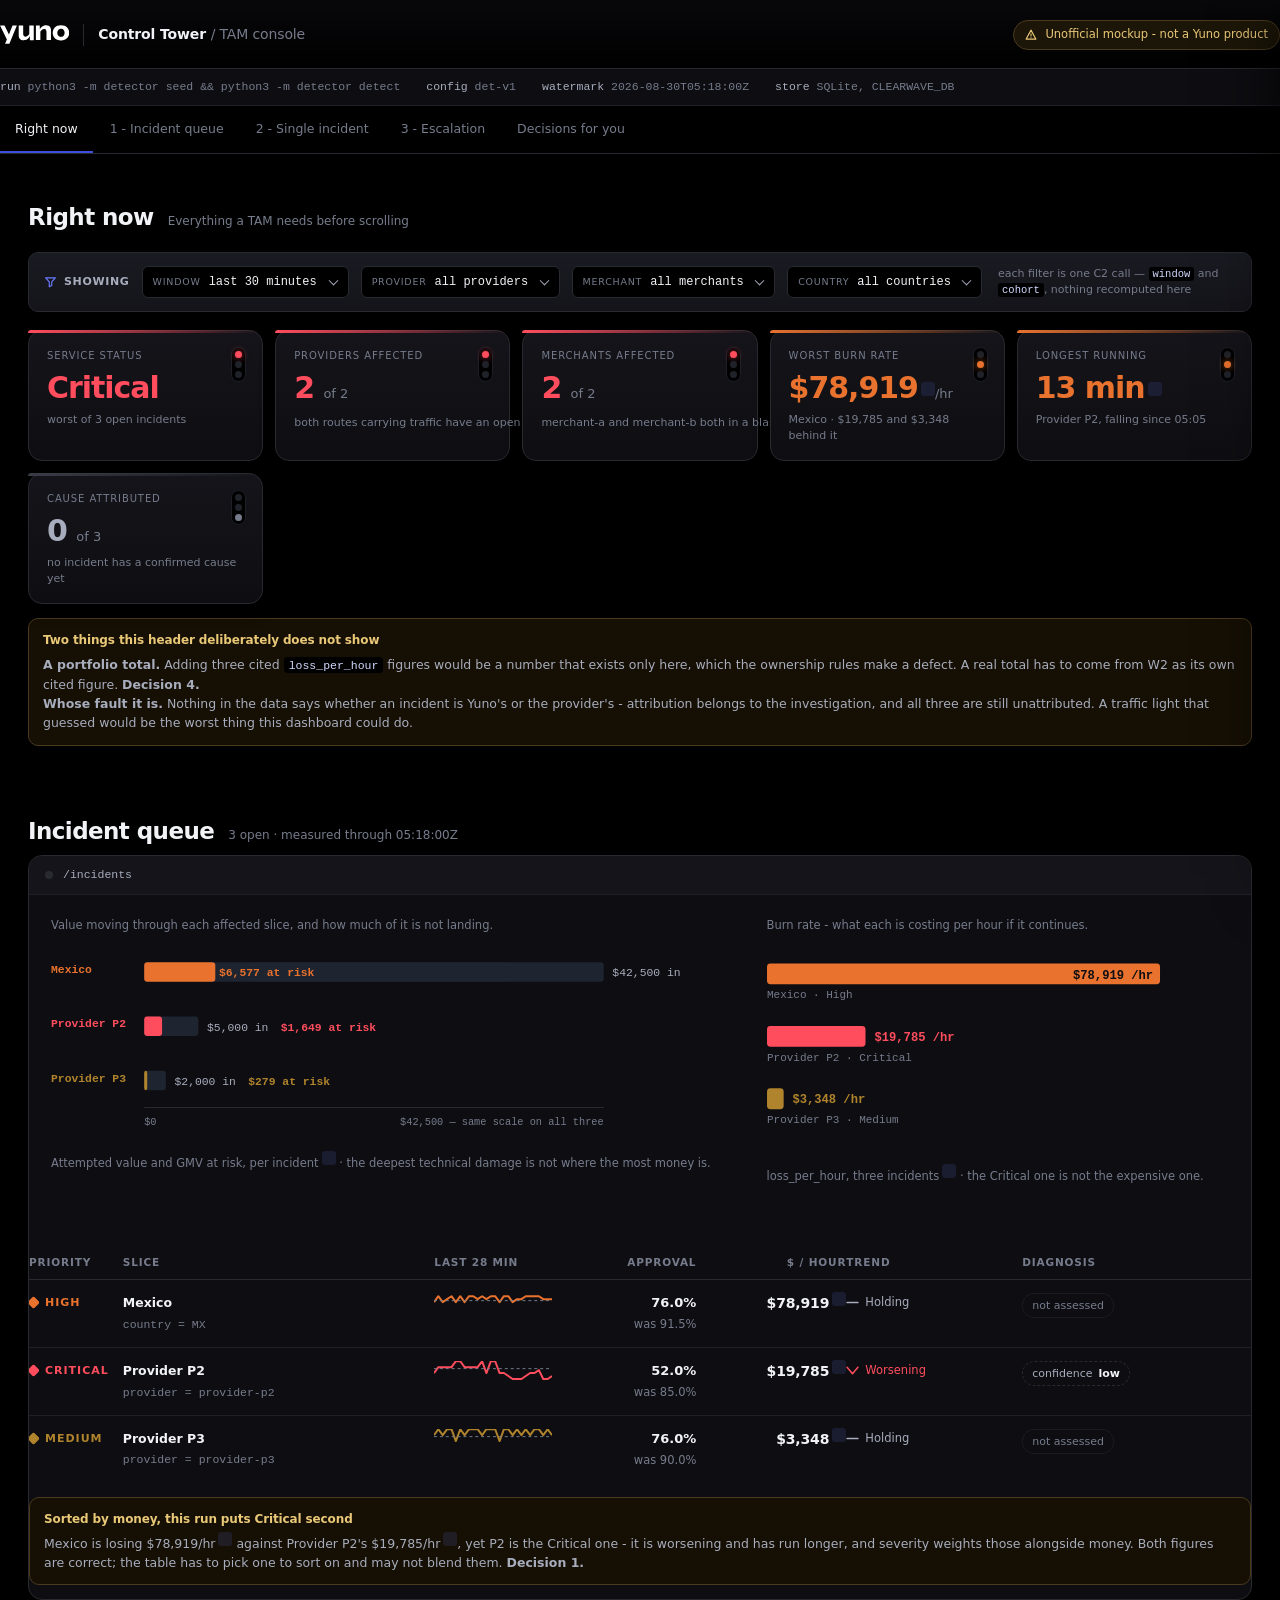
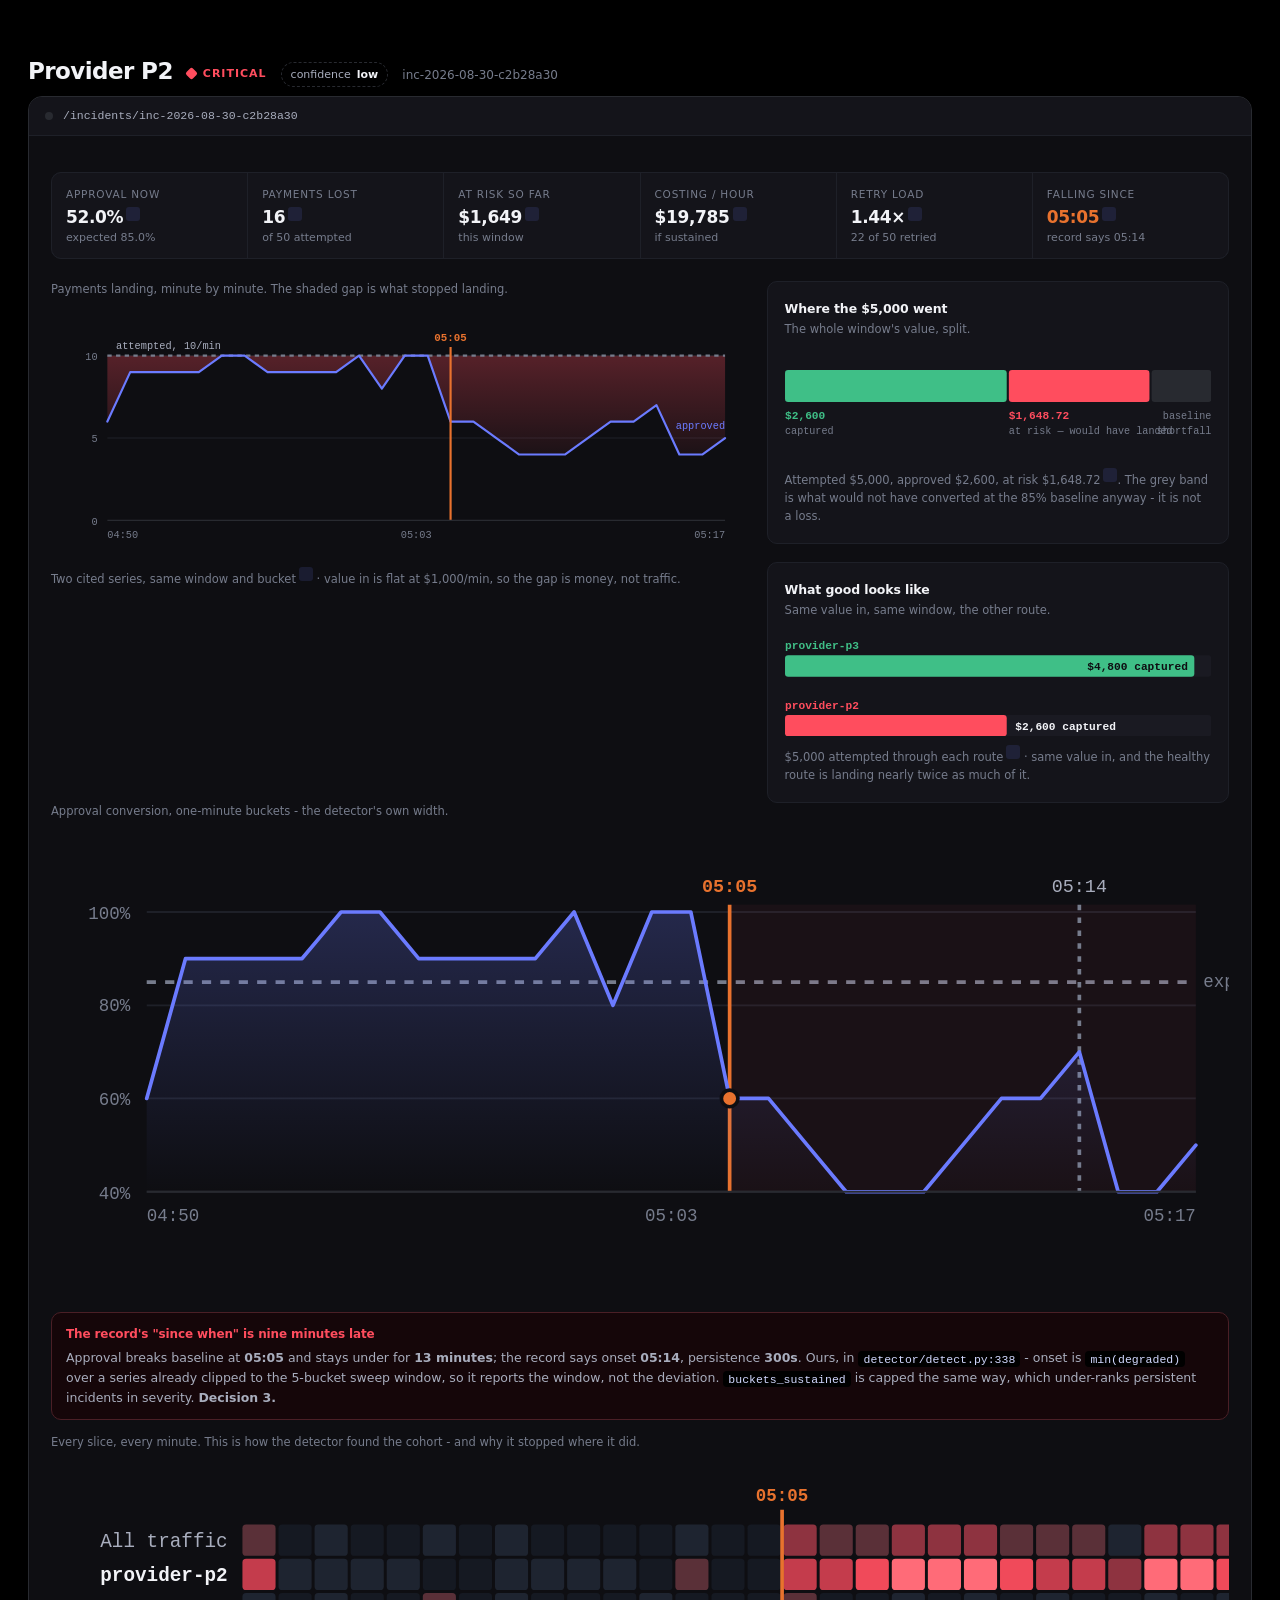
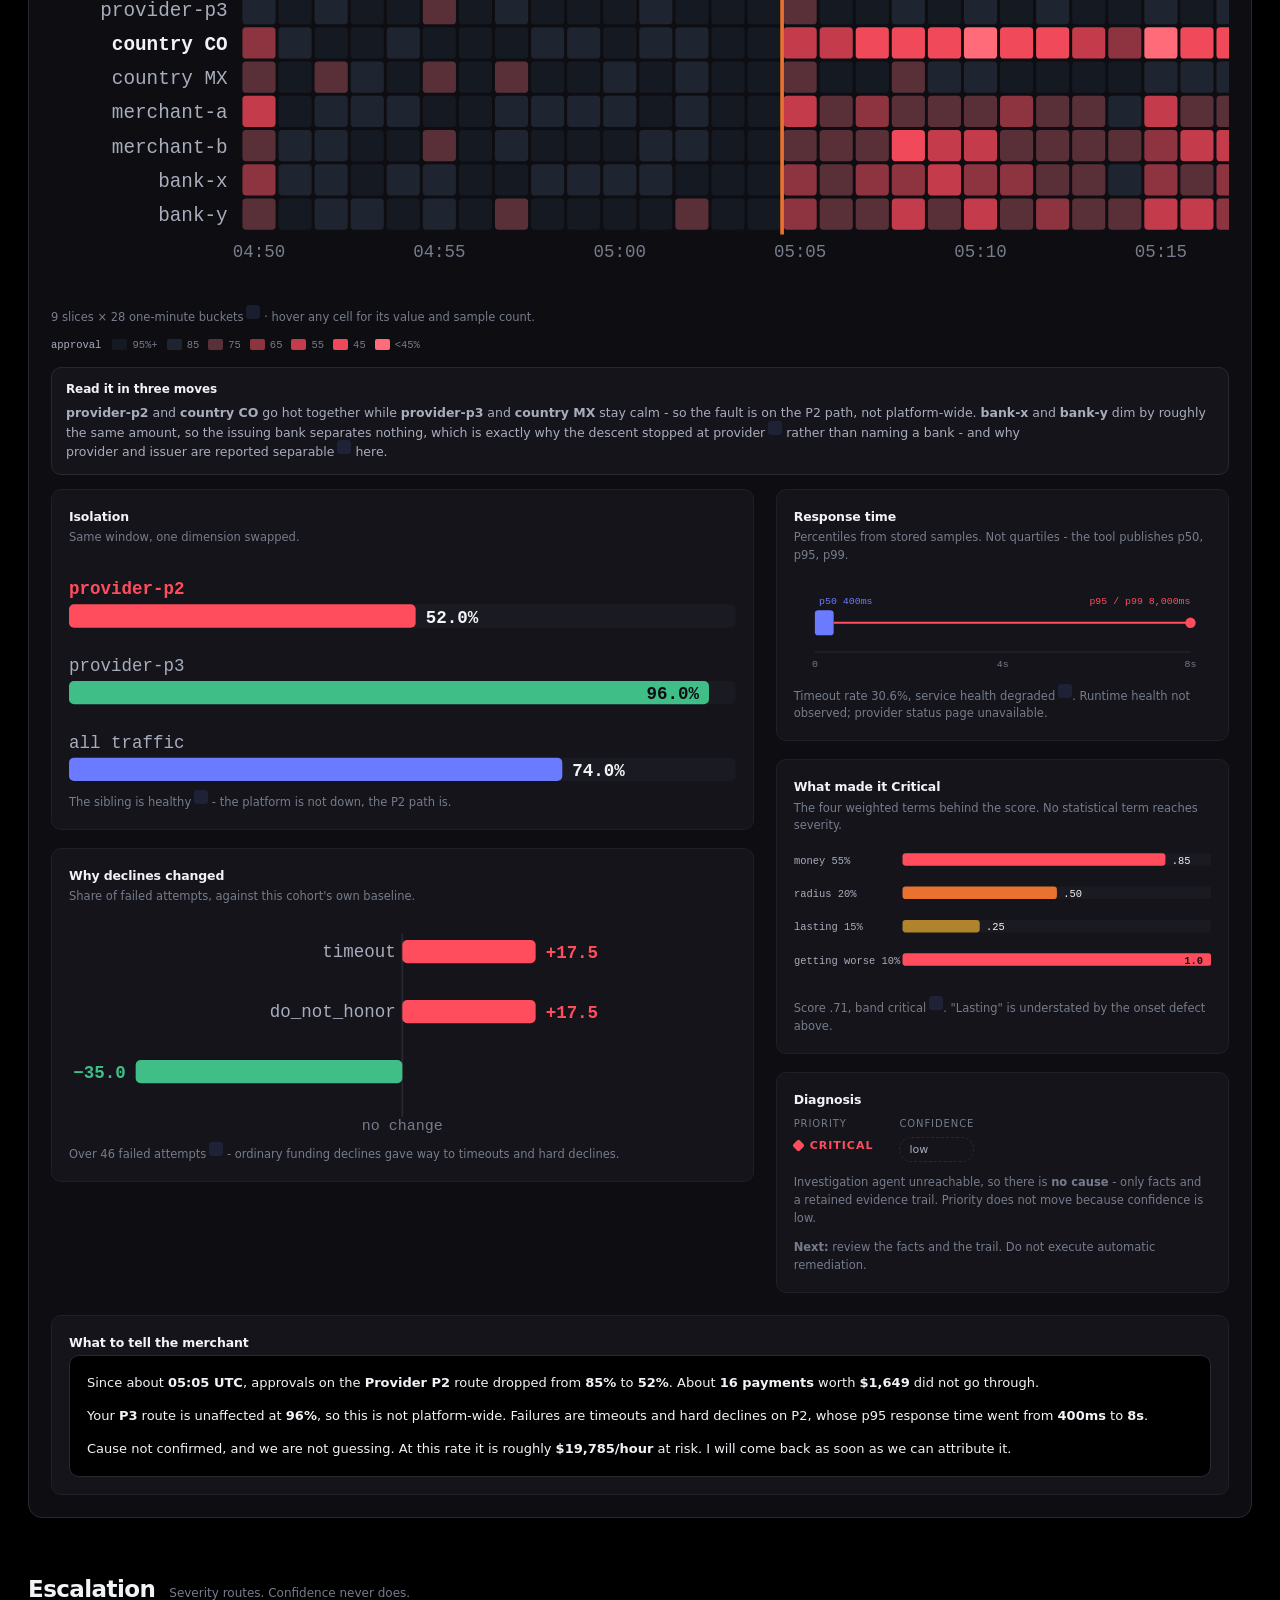
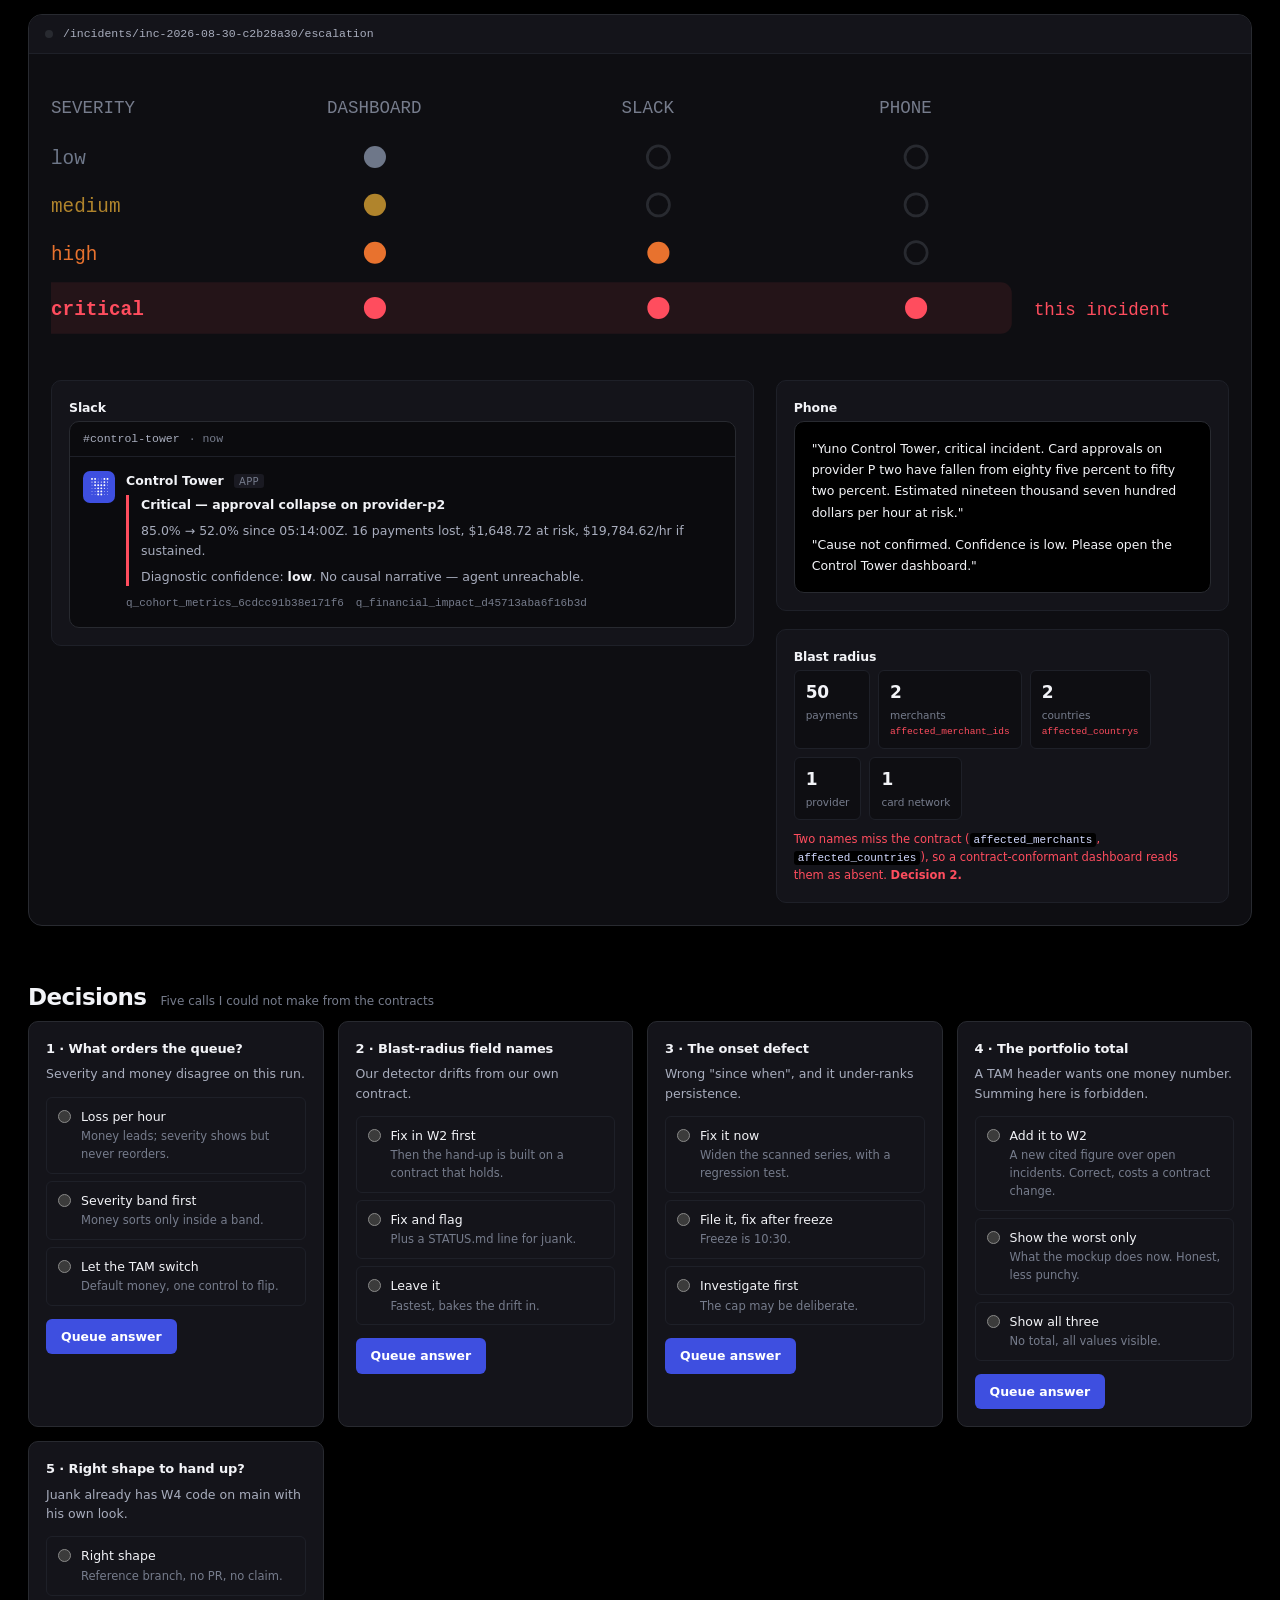
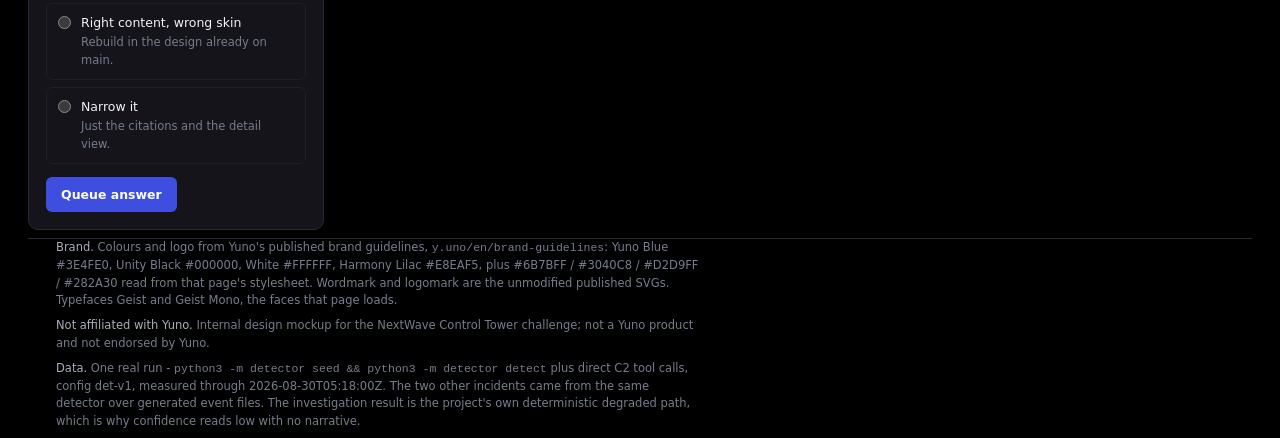
<file: surfaces/static/tam-dashboard.html>
<!doctype html>
<html lang="en">
<head>
<meta charset="utf-8">
<meta name="viewport" content="width=device-width, initial-scale=1">
<title>Control Tower - TAM dashboard mockups</title>
<style>
/* ---------------------------------------------------------------------------
   Palette sourced from Yuno's published brand guidelines, y.uno/en/brand-guidelines
   Yuno Blue #3E4FE0 · Unity Black #000000 · White #FFFFFF · Harmony Lilac #E8EAF5
   Supporting values read from that page's own stylesheet: #6B7BFF #3040C8
   #D2D9FF #282A30 #1A1A1A. Typefaces Geist / Geist Mono, the faces that page
   itself loads. Severity is an ORDINAL heat ramp, never a categorical set, and
   never the only carrier of meaning - the word ships with the colour every time.
--------------------------------------------------------------------------- */
:root{
  --yuno-blue:#3E4FE0;
  --yuno-blue-lift:#6B7BFF;
  --yuno-blue-deep:#3040C8;
  --lilac:#E8EAF5;
  --lilac-deep:#D2D9FF;

  --ground:#000000;
  --surface:#0E0E12;
  --surface-2:#14141A;
  --surface-3:#1A1A22;
  --line:#282A30;
  --line-soft:#1E2028;

  --ink:#F2F3F7;
  --ink-2:#A8ADBD;
  --ink-3:#767C8C;

  /* ordinal severity ramp - monotone lightness, hottest = most urgent */
  --sev-critical:#FF4D5E;
  --sev-high:#E8722E;
  --sev-medium:#B0842C;
  --sev-low:#6E7789;

  --good:#3FBF87;
  --cite:#6B7BFF;

  --r-sm:6px; --r-md:10px; --r-lg:14px;
  --shadow-lift:0 1px 2px rgba(0,0,0,.6), 0 8px 24px -12px rgba(0,0,0,.9);
  --shadow-drawer:0 0 0 1px var(--line), -24px 0 64px -24px rgba(0,0,0,.95);
}
*,*::before,*::after{box-sizing:border-box}
:where(.grid,.flex)>*{min-width:0}
:where(p,li,dd,td,th,h1,h2,h3,h4){overflow-wrap:anywhere}
:where(img,svg){max-width:100%}

html{color-scheme:dark;scrollbar-color:var(--line) var(--ground)}
body{
  margin:0;background:var(--ground);color:var(--ink);
  font-family:"Geist","Inter",system-ui,-apple-system,"Segoe UI",Roboto,"Helvetica Neue",Arial,sans-serif;
  font-size:14px;line-height:1.55;
  -webkit-font-smoothing:antialiased;
  font-variant-numeric:tabular-nums;
}
::selection{background:var(--yuno-blue);color:#fff}
:focus-visible{outline:2px solid var(--yuno-blue-lift);outline-offset:2px;border-radius:3px}
::-webkit-scrollbar{width:11px;height:11px}
::-webkit-scrollbar-track{background:var(--ground)}
::-webkit-scrollbar-thumb{background:var(--line);border-radius:6px;border:3px solid var(--ground)}
::-webkit-scrollbar-thumb:hover{background:#3a3d47}

.mono{font-family:"Geist Mono",ui-monospace,SFMono-Regular,"SF Mono",Menlo,Consolas,monospace;font-feature-settings:"zero"1}
a{color:var(--yuno-blue-lift);text-underline-offset:3px}

/* ---------- shell ---------- */
.wrap{max-width:1320px;margin:0 auto;padding:0 28px}
@media(max-width:640px){.wrap{padding:0 16px}}

header.mast{border-bottom:1px solid var(--line);background:linear-gradient(180deg,#08080B,var(--ground));}
.mast-in{display:flex;align-items:center;gap:20px;padding:20px 0 18px;flex-wrap:wrap}
.brandlock{display:flex;align-items:center;gap:14px;min-width:0}
.brandlock .brandmark{display:block;line-height:0}
.brandlock .ylogo{height:19px;width:auto;display:block}
.slackish .av .ymark{width:19px;height:19px;display:block}
.brandlock .rule{width:1px;height:22px;background:var(--line)}
.brandlock .product{font-size:14px;font-weight:600;letter-spacing:-.01em;white-space:nowrap}
.brandlock .product span{color:var(--ink-3);font-weight:400}
.mast-right{margin-left:auto;display:flex;align-items:center;gap:10px;flex-wrap:wrap}

.unofficial{
  display:inline-flex;align-items:center;gap:8px;
  border:1px solid #4A3A1E;background:#1C1608;color:#E9C877;
  padding:5px 11px;border-radius:100px;font-size:11.5px;font-weight:500;
}
.unofficial svg{flex:none}

/* provenance strip */
.prov{border-bottom:1px solid var(--line-soft);background:var(--surface)}
.prov-in{display:flex;gap:26px;padding:9px 0;flex-wrap:wrap;font-size:11.5px;color:var(--ink-3)}
.prov-in b{color:var(--ink-2);font-weight:500}

/* section nav */
nav.jump{position:sticky;top:0;z-index:30;background:rgba(0,0,0,.86);backdrop-filter:blur(14px);border-bottom:1px solid var(--line)}
.jump-in{display:flex;gap:2px;overflow-x:auto;padding:0}
.jump a{
  padding:13px 15px;font-size:12.5px;font-weight:500;color:var(--ink-3);
  text-decoration:none;border-bottom:2px solid transparent;white-space:nowrap;
  transition:color .16s cubic-bezier(.2,.8,.2,1),border-color .16s cubic-bezier(.2,.8,.2,1)
}
.jump a:hover{color:var(--ink)}
.jump a.on{color:var(--ink);border-bottom-color:var(--yuno-blue)}

section.screen{padding:46px 0 8px;scroll-margin-top:52px}
.screen-head{display:flex;align-items:baseline;gap:14px;margin-bottom:6px;flex-wrap:wrap}
.screen-head h2{margin:0;font-size:23px;font-weight:600;letter-spacing:-.025em}
.screen-head .who{font-size:12px;color:var(--ink-3)}
.screen-lede{margin:0 0 26px;color:var(--ink-2);max-width:70ch;font-size:13.5px}

.frame{
  border:1px solid var(--line);border-radius:var(--r-lg);background:var(--surface);
  box-shadow:var(--shadow-lift);overflow:hidden;
}
.frame-bar{
  display:flex;align-items:center;gap:10px;padding:10px 16px;
  border-bottom:1px solid var(--line-soft);background:var(--surface-2);
  font-size:11.5px;color:var(--ink-3)
}
.frame-bar .dot{width:8px;height:8px;border-radius:50%;background:var(--line);flex:none}
.frame-bar .path{color:var(--ink-2)}
.frame-body{padding:22px}
@media(max-width:640px){.frame-body{padding:14px}}

/* ---------- severity ---------- */
.sev{
  display:inline-flex;align-items:center;gap:7px;font-size:11px;font-weight:600;
  letter-spacing:.09em;text-transform:uppercase;white-space:nowrap;
}
.sev i{width:9px;height:9px;border-radius:2px;flex:none;transform:rotate(45deg)}
.sev-critical{color:var(--sev-critical)} .sev-critical i{background:var(--sev-critical)}
.sev-high{color:var(--sev-high)} .sev-high i{background:var(--sev-high)}
.sev-medium{color:var(--sev-medium)} .sev-medium i{background:var(--sev-medium)}
.sev-low{color:var(--sev-low)} .sev-low i{background:var(--sev-low)}

/* confidence - deliberately a DIFFERENT visual language from severity:
   outlined, lowercase, no fill, in its own column. Never blended. */
.conf{
  display:inline-flex;align-items:center;gap:6px;font-size:11px;font-weight:500;
  border:1px dashed var(--line);border-radius:100px;padding:3px 9px;color:var(--ink-2);
  white-space:nowrap;
}
.conf b{font-weight:600;color:var(--ink)}
.conf.none{color:var(--ink-3);border-style:dotted}

/* ---------- citation affordance ---------- */
.fig{white-space:nowrap;display:inline-flex;align-items:baseline;gap:3px}
button.cite{
  all:unset;cursor:pointer;display:inline-flex;align-items:center;justify-content:center;
  width:14px;height:14px;border-radius:3px;flex:none;
  background:rgba(107,123,255,.13);color:var(--cite);
  font-size:9px;font-weight:700;font-family:"Geist Mono",ui-monospace,Menlo,Consolas,monospace;
  transform:translateY(-2px);
  transition:background .14s ease-out,color .14s ease-out,transform .14s ease-out;
}
button.cite:hover{background:var(--yuno-blue);color:#fff;transform:translateY(-2px) scale(1.14)}
button.cite:focus-visible{outline:2px solid var(--yuno-blue-lift);outline-offset:1px}
button.cite.on{background:var(--yuno-blue);color:#fff}
.uncited{color:var(--sev-critical);border-bottom:1px dotted var(--sev-critical)}

/* evidence drawer */
.drawer{
  position:fixed;top:0;right:0;height:100dvh;width:min(430px,92vw);z-index:80;
  background:var(--surface);box-shadow:var(--shadow-drawer);
  transform:translateX(101%);transition:transform .34s cubic-bezier(.16,1,.3,1);
  display:flex;flex-direction:column;
}
.drawer.open{transform:translateX(0)}
.drawer-head{padding:16px 18px;border-bottom:1px solid var(--line);display:flex;align-items:flex-start;gap:12px}
.drawer-head h3{margin:0;font-size:13px;font-weight:600;letter-spacing:-.01em}
.drawer-head p{margin:3px 0 0;font-size:11.5px;color:var(--ink-3)}
.drawer-close{all:unset;cursor:pointer;margin-left:auto;color:var(--ink-3);padding:2px;border-radius:4px;line-height:0}
.drawer-close:hover{color:var(--ink)}
.drawer-body{padding:18px;overflow-y:auto;flex:1}
.drawer-body dl{margin:0 0 18px;display:grid;grid-template-columns:auto 1fr;gap:7px 14px;align-items:baseline}
.drawer-body dt{font-size:10.5px;text-transform:uppercase;letter-spacing:.08em;color:var(--ink-3);white-space:nowrap}
.drawer-body dd{margin:0;font-size:12px;word-break:break-all}
.drawer-body pre{
  margin:0;background:var(--ground);border:1px solid var(--line-soft);border-radius:var(--r-sm);
  padding:12px;font-size:11px;line-height:1.6;overflow-x:auto;color:var(--ink-2)
}
.drawer-body h4{margin:20px 0 8px;font-size:10.5px;text-transform:uppercase;letter-spacing:.08em;color:var(--ink-3);font-weight:600}
.scrim{position:fixed;inset:0;background:rgba(0,0,0,.5);z-index:79;opacity:0;pointer-events:none;transition:opacity .3s}
.scrim.on{opacity:1;pointer-events:auto}

/* ---------- tables ---------- */
.tbl-scroll{overflow-x:auto;margin:0 -22px;padding:0 22px}
@media(max-width:640px){.tbl-scroll{margin:0 -14px;padding:0 14px}}
table{width:100%;border-collapse:collapse;font-size:13px}
thead th{
  text-align:left;font-size:10.5px;font-weight:600;letter-spacing:.08em;text-transform:uppercase;
  color:var(--ink-3);padding:0 14px 9px 0;border-bottom:1px solid var(--line);white-space:nowrap
}
tbody td{padding:13px 14px 13px 0;border-bottom:1px solid var(--line-soft);vertical-align:top}
tbody tr:last-child td{border-bottom:0}
tbody tr.rank-row{transition:background .14s ease-out}
tbody tr.rank-row:hover{background:var(--surface-2)}
th.num,td.num{text-align:right;padding-right:0}
.cohort{font-size:12.5px}
.cohort b{font-weight:600}
.sub{display:block;font-size:11.5px;color:var(--ink-3);margin-top:3px;white-space:nowrap}
.money{font-weight:600;font-size:14px;letter-spacing:-.01em}

/* trajectory */
.traj{display:inline-flex;align-items:center;gap:6px;font-size:11.5px;white-space:nowrap}
.traj svg{flex:none}
.traj.worse{color:var(--sev-critical)}
.traj.flat{color:var(--ink-2)}
.traj.better{color:var(--good)}

/* ---------- callouts ---------- */
.note{
  border:1px solid var(--line);border-radius:var(--r-md);padding:15px 17px;
  background:var(--surface-2);margin:20px 0;font-size:13px;color:var(--ink-2)
}
.note h4{margin:0 0 7px;font-size:12.5px;font-weight:600;color:var(--ink);letter-spacing:-.01em;display:flex;align-items:center;gap:8px}
.note p{margin:0 0 9px}.note p:last-child{margin:0}
.note.warn{border-color:#4A3A1E;background:#150F04}
.note.warn h4{color:#E9C877}
.note.defect{border-color:#4A1F26;background:#150609}
.note.defect h4{color:var(--sev-critical)}
.note code{background:var(--ground);padding:1.5px 5px;border-radius:4px;font-family:"Geist Mono",ui-monospace,Menlo,Consolas,monospace;font-size:11.5px;color:var(--lilac-deep)}

/* ---------- incident detail ---------- */
.detail-grid{display:grid;grid-template-columns:minmax(0,1.55fr) minmax(0,1fr);gap:22px}
@media(max-width:960px){.detail-grid{grid-template-columns:minmax(0,1fr)}}
.panel{border:1px solid var(--line-soft);border-radius:var(--r-md);background:var(--surface-2);padding:17px}
.panel h3{margin:0 0 3px;font-size:12.5px;font-weight:600;letter-spacing:-.01em}
.panel .hint{margin:0 0 14px;font-size:11.5px;color:var(--ink-3)}
.panel + .panel{margin-top:18px}

.headline{display:flex;gap:26px;align-items:flex-start;flex-wrap:wrap;padding-bottom:20px;border-bottom:1px solid var(--line-soft);margin-bottom:20px}
.headline .lead{flex:1 1 340px;min-width:0}
.headline h3{margin:0 0 10px;font-size:19px;font-weight:600;letter-spacing:-.025em;line-height:1.3}
.headline .meta{display:flex;gap:18px;flex-wrap:wrap;font-size:12px;color:var(--ink-2)}
.headline .meta span b{color:var(--ink);font-weight:600}

.readout{display:grid;grid-template-columns:repeat(auto-fit,minmax(128px,1fr));gap:1px;background:var(--line-soft);border:1px solid var(--line-soft);border-radius:var(--r-md);overflow:hidden}
.readout div{background:var(--surface-2);padding:13px 14px}
.readout dt{font-size:10.5px;text-transform:uppercase;letter-spacing:.075em;color:var(--ink-3);margin-bottom:5px}
.readout dd{margin:0;font-size:17px;font-weight:600;letter-spacing:-.02em;line-height:1.2}
.readout dd small{display:block;font-size:11px;font-weight:400;color:var(--ink-3);letter-spacing:0;margin-top:4px}

/* chart */
.chart-wrap{position:relative}
figure.chart{margin:0}
figure.chart figcaption{margin-top:11px;font-size:11.5px;color:var(--ink-3)}
.legend{display:flex;gap:16px;flex-wrap:wrap;font-size:11.5px;color:var(--ink-2);margin-bottom:12px}
.legend span{display:inline-flex;align-items:center;gap:7px}
.legend i{width:14px;height:2px;border-radius:1px;flex:none}
.legend i.dash{height:0;border-top:2px dashed var(--ink-3);width:16px}

/* ladder / drilldown */
.ladder{display:flex;flex-direction:column;gap:0}
.rung{display:flex;gap:13px;align-items:flex-start;padding:11px 0;border-bottom:1px solid var(--line-soft)}
.rung:last-child{border-bottom:0}
.rung .stem{display:flex;flex-direction:column;align-items:center;flex:none;padding-top:3px}
.rung .node{width:9px;height:9px;border-radius:50%;border:2px solid var(--ink-3);background:var(--surface-2)}
.rung.picked .node{border-color:var(--yuno-blue-lift);background:var(--yuno-blue-lift);box-shadow:0 0 0 4px rgba(107,123,255,.18)}
.rung .tail{width:2px;flex:1;background:var(--line);margin-top:4px;min-height:16px}
.rung:last-child .tail{display:none}
.rung .body{min-width:0;flex:1}
.rung .body b{font-size:12.5px;font-weight:600}
.rung .body p{margin:4px 0 0;font-size:11.5px;color:var(--ink-3)}
.rung .val{margin-left:auto;text-align:right;flex:none;font-size:12.5px;font-weight:600;white-space:nowrap}
.rung .val small{display:block;font-weight:400;font-size:11px;color:var(--ink-3);margin-top:2px}

/* merchant script */
.script{
  border:1px solid var(--line);border-radius:var(--r-md);background:var(--ground);
  padding:16px 17px;font-size:13px;line-height:1.7;color:var(--ink)
}
.script p{margin:0 0 11px}.script p:last-child{margin:0}

/* escalation */
.chan{display:grid;grid-template-columns:repeat(auto-fit,minmax(180px,1fr));gap:12px;margin-top:4px}
.chan-card{border:1px solid var(--line-soft);border-radius:var(--r-md);background:var(--surface-2);padding:14px;position:relative}
.chan-card.armed{border-color:rgba(255,77,94,.42);background:#140609}
.chan-card h4{margin:0 0 3px;font-size:12.5px;font-weight:600;display:flex;align-items:center;gap:8px}
.chan-card p{margin:0;font-size:11.5px;color:var(--ink-3)}
.chan-card .state{margin-top:10px;font-size:11px;font-weight:500;color:var(--ink-2)}
.chan-card.armed .state{color:var(--sev-critical)}

.slackish{border:1px solid var(--line);border-radius:var(--r-md);background:#0B0B0E;overflow:hidden}
.slackish .bar{padding:8px 13px;border-bottom:1px solid var(--line-soft);font-size:11.5px;color:var(--ink-3);display:flex;gap:9px;align-items:center}
.slackish .msg{display:flex;gap:11px;padding:14px 13px}
.slackish .av{width:32px;height:32px;border-radius:7px;background:var(--yuno-blue);flex:none;display:grid;place-items:center}
.slackish .av img{width:19px;height:19px}
.slackish .who{font-size:12.5px;font-weight:600;margin-bottom:5px}
.slackish .who em{font-style:normal;font-size:10px;font-weight:500;color:var(--ink-3);background:var(--surface-3);padding:1.5px 5px;border-radius:3px;margin-left:6px;letter-spacing:.03em}
.slackish .block{border-left:3px solid var(--sev-critical);padding-left:12px;font-size:12.5px}
.slackish .block p{margin:0 0 7px}.slackish .block p:last-child{margin:0}
.slackish .ctx{font-size:11px;color:var(--ink-3);margin-top:9px;display:flex;gap:12px;flex-wrap:wrap}

/* decisions */
.q{border:1px solid var(--line);border-radius:var(--r-md);background:var(--surface-2);padding:17px;margin-bottom:14px}
.q h4{margin:0 0 5px;font-size:13px;font-weight:600;letter-spacing:-.01em}
.q .why{margin:0 0 13px;font-size:12.5px;color:var(--ink-2)}
.q label{display:flex;gap:10px;align-items:flex-start;padding:9px 11px;border:1px solid var(--line-soft);border-radius:var(--r-sm);margin-bottom:7px;cursor:pointer;transition:border-color .14s,background .14s}
.q label:hover{border-color:var(--line);background:var(--surface-3)}
.q label:has(input:checked){border-color:var(--yuno-blue);background:rgba(62,79,224,.09)}
.q input[type=radio]{margin:3px 0 0;accent-color:var(--yuno-blue);flex:none}
.q label span{font-size:12.5px}
.q label span small{display:block;color:var(--ink-3);font-size:11.5px;margin-top:2px}
.q button[type=submit]{
  all:unset;cursor:pointer;margin-top:6px;padding:8px 15px;border-radius:var(--r-sm);
  background:var(--yuno-blue);color:#fff;font-size:12.5px;font-weight:600;
  transition:background .14s ease-out
}
.q button[type=submit]:hover{background:var(--yuno-blue-lift)}
.q button[type=submit]:focus-visible{outline:2px solid var(--lilac);outline-offset:2px}

footer{border-top:1px solid var(--line);margin-top:56px;padding:26px 0 44px;font-size:11.5px;color:var(--ink-3)}
footer p{margin:0 0 7px;max-width:88ch}
footer b{color:var(--ink-2);font-weight:500}

/* ---- visual-first additions ---- */
.split-2{display:grid;grid-template-columns:minmax(0,1.5fr) minmax(0,1fr);gap:22px;align-items:start}
@media(max-width:860px){.split-2{grid-template-columns:minmax(0,1fr)}}
.note.tight{padding:12px 14px;margin:14px 0}
.note.tight h4{font-size:12px;margin-bottom:5px}
.note.tight p{font-size:12.5px;margin:0}
.readout.compact div{padding:10px 12px}
.readout.compact dd{font-size:15px}
figure.chart .fc-top{margin:0 0 10px;font-size:11.5px;color:var(--ink-3)}
.span-full{margin-top:22px}
svg.spark{width:120px;height:30px;display:block}
.heat-key{display:flex;gap:9px;align-items:center;flex-wrap:wrap;font-size:10.5px;color:var(--ink-3);margin-top:10px;font-family:"Geist Mono",ui-monospace,Menlo,Consolas,monospace}
.heat-key .hk{color:var(--ink-2);margin-right:2px}
.heat-key span{display:inline-flex;align-items:center;gap:5px}
.heat-key i{width:15px;height:11px;border-radius:2px;display:inline-block;flex:none}
.panel .foot{margin:11px 0 0;font-size:11.5px;color:var(--ink-3)}
.panel .foot code{background:var(--ground);padding:1px 4px;border-radius:3px;font-family:"Geist Mono",ui-monospace,Menlo,Consolas,monospace;font-size:11px;color:var(--lilac-deep)}
.panel svg{display:block}
.dual{display:flex;gap:26px;flex-wrap:wrap;padding-top:4px}
.dual > div{display:flex;flex-direction:column;gap:6px}
.dual-l{font-size:10px;text-transform:uppercase;letter-spacing:.09em;color:var(--ink-3)}
.br{display:flex;flex-wrap:wrap;gap:8px}
.br-i{display:inline-flex;flex-direction:column;gap:2px;border:1px solid var(--line-soft);border-radius:var(--r-sm);padding:8px 11px;font-size:10.5px;color:var(--ink-3);background:var(--surface)}
.br-i b{font-size:17px;font-weight:600;color:var(--ink);letter-spacing:-.02em}
.br-i em{font-style:normal;font-family:"Geist Mono",ui-monospace,Menlo,Consolas,monospace;font-size:9.5px;color:var(--sev-critical)}
.dec-grid{display:grid;grid-template-columns:repeat(auto-fit,minmax(268px,1fr));gap:14px}
.dec-grid .q{margin-bottom:0}
.screen-head .sev,.screen-head .conf{transform:translateY(-1px)}

/* ---- KPI header and filters ---- */
.overview{padding-top:34px}
.overview .screen-head{margin-bottom:16px}
.filterbar{
  display:flex;gap:12px;align-items:center;flex-wrap:wrap;
  padding:13px 15px;margin:0 0 18px;
  border:1px solid var(--line);border-radius:var(--r-md);
  background:linear-gradient(180deg,var(--surface-3),var(--surface-2));
}
.flab{display:inline-flex;align-items:center;gap:7px;font-size:11px;font-weight:600;letter-spacing:.06em;text-transform:uppercase;color:var(--ink-2)}
.flab svg{color:var(--yuno-blue-lift)}
.fsel{
  position:relative;display:inline-flex;align-items:center;gap:8px;
  border:1px solid var(--line);border-radius:var(--r-sm);
  padding:6px 30px 6px 10px;background:var(--ground);
  transition:border-color .14s ease-out,background .14s ease-out;cursor:pointer;
}
.fsel:hover{border-color:var(--yuno-blue);background:#07070A}
.fsel:focus-within{border-color:var(--yuno-blue);box-shadow:0 0 0 3px rgba(62,79,224,.22)}
.fsel > span{font-size:9.5px;text-transform:uppercase;letter-spacing:.08em;color:var(--ink-3);pointer-events:none}
.fsel select{all:unset;font-family:"Geist Mono",ui-monospace,Menlo,Consolas,monospace;font-size:12px;color:var(--ink);cursor:pointer;min-width:0}
.fsel select option{background:#14141A;color:var(--ink)}
.fsel::after{
  content:"";position:absolute;right:11px;top:50%;width:7px;height:7px;
  border-right:1.6px solid var(--ink-2);border-bottom:1.6px solid var(--ink-2);
  transform:translateY(-70%) rotate(45deg);pointer-events:none;
}
.fsel:hover::after{border-color:var(--yuno-blue-lift)}
.fnote{font-size:11px;color:var(--ink-3);margin-left:auto;max-width:34ch;line-height:1.4}
.fnote code{background:var(--ground);padding:1px 4px;border-radius:3px;font-family:"Geist Mono",ui-monospace,Menlo,Consolas,monospace;font-size:10.5px;color:var(--lilac-deep)}
@media(max-width:900px){.fnote{margin-left:0;max-width:none}}

.kpis{display:grid;grid-template-columns:repeat(auto-fit,minmax(215px,1fr));gap:12px}
.kpi{
  position:relative;background:linear-gradient(180deg,var(--surface-2),var(--surface));
  border:1px solid var(--line);border-radius:var(--r-lg);padding:17px 18px 16px;
  box-shadow:var(--shadow-lift);
  transition:border-color .18s cubic-bezier(.2,.8,.2,1),transform .18s cubic-bezier(.2,.8,.2,1);
}
.kpi:hover{transform:translateY(-2px)}
.kpi::before{content:"";position:absolute;inset:-1px -1px auto;height:3px;border-radius:var(--r-lg) var(--r-lg) 0 0}
.kpi-red::before{background:linear-gradient(90deg,var(--sev-critical),rgba(255,77,94,0))}
.kpi-amber::before{background:linear-gradient(90deg,var(--sev-high),rgba(232,114,46,0))}
.kpi-grey::before{background:linear-gradient(90deg,#3A3D47,rgba(58,61,71,0))}
.kpi-red:hover{border-color:rgba(255,77,94,.5)}
.kpi-amber:hover{border-color:rgba(232,114,46,.5)}
.kpi-grey:hover{border-color:#3A3D47}
.kpi dt{font-size:10px;text-transform:uppercase;letter-spacing:.09em;color:var(--ink-3);margin-bottom:9px;padding-right:26px}
.kpi dd{margin:0;font-size:30px;font-weight:600;letter-spacing:-.035em;line-height:1.02}
.kpi dd .of{font-size:13px;font-weight:400;color:var(--ink-3);letter-spacing:0}
.kpi p{margin:9px 0 0;font-size:11px;color:var(--ink-3);line-height:1.45}
.kpi-red dd{color:var(--sev-critical)}
.kpi-amber dd{color:var(--sev-high)}
.kpi-grey dd{color:var(--ink-2)}
.lamp{position:absolute;top:16px;right:16px;display:flex;flex-direction:column;gap:3px;padding:3px;border-radius:100px;background:var(--ground);border:1px solid var(--line-soft)}
.lamp i{width:7px;height:7px;border-radius:50%;background:#20222A;display:block}
.lamp i.on:nth-child(1){background:var(--sev-critical);box-shadow:0 0 7px rgba(255,77,94,.7)}
.lamp i.on:nth-child(2){background:var(--sev-high);box-shadow:0 0 7px rgba(232,114,46,.7)}
.lamp i.on:nth-child(3){background:var(--good);box-shadow:0 0 7px rgba(63,191,135,.7)}
.lamp i.on.grey{background:var(--ink-3);box-shadow:none}
</style>
</head>
<body>

<header class="mast">
  <div class="wrap mast-in">
    <div class="brandlock">
      <span class="brandmark" role="img" aria-label="Yuno"><svg class="ylogo" aria-hidden="true" width="1460" height="400" viewBox="0 0 1460 400" fill="none" ><path d="M188.466 198.795L95.2695 8.48145H1.30371L145.03 303.734L106.116 396.747H198.062L355.064 8.48145H263.816L188.466 198.795Z" fill="white"/><path d="M616.568 186.747C616.568 186.747 582.753 263.132 521.039 241.397C491.312 230.939 488.378 191.229 487.969 182.096V8.602H393.955V216.216C394.027 228.12 394.58 243.253 397.034 251.976C421.253 337.903 517.864 321.47 534.411 317.373C603.436 300.265 629.026 232.289 629.026 232.289V318.457H710.678V8.57788H616.568V186.747Z" fill="white"/><path d="M1413.46 51.5664C1398.21 36.217 1380.2 24.3856 1359.97 16.4579C1310.79 -1.15654 1256.63 -1.15654 1207.44 16.4579C1187.1 24.3374 1168.99 36.1688 1153.59 51.6387C1139.23 66.2652 1128.2 83.47 1120.88 102.699C1113.48 122.337 1109.75 142.988 1109.82 164.024C1109.72 185.036 1113.45 205.518 1120.88 225.036C1128.48 244.819 1139.98 262.506 1155.01 277.542C1170.04 292.578 1187.75 304.096 1207.59 311.735C1231.78 320.868 1257.28 325.253 1283.23 324.819H1283.51H1283.8C1309.9 325.398 1335.51 320.916 1359.92 311.687C1380.1 303.783 1398.16 291.807 1413.44 276.169C1427.82 261.422 1438.86 244.193 1446.27 224.964C1453.67 205.494 1457.38 185.012 1457.3 164.121C1457.38 142.988 1453.65 122.337 1446.24 102.675C1438.93 83.4459 1427.89 66.2411 1413.46 51.5423V51.5664ZM1350.88 208.048L1350.64 208.554C1344.6 221.301 1335.13 232.024 1323.22 239.59L1322.84 239.832C1313.87 245.157 1304.08 248.53 1293.71 249.831C1290.51 250.241 1287.29 250.434 1284.09 250.434C1277 250.434 1269.93 249.422 1263.02 247.422C1253.02 244.506 1243.86 239.663 1235.82 233.012C1227.79 226.362 1221.32 218.265 1216.61 208.94L1216.34 208.41C1209.97 194.53 1206.77 179.133 1207.08 163.88C1206.75 148.603 1209.94 133.181 1216.34 119.301C1222.35 106.386 1231.85 95.6146 1243.88 88.0965L1244.14 87.9278C1253.11 82.5543 1262.9 79.1567 1273.29 77.8314C1283.66 76.5061 1294 77.3013 1304.03 80.217C1314.06 83.1327 1323.22 88.0001 1331.26 94.6989C1339.29 101.374 1345.73 109.518 1350.45 118.844L1350.83 119.687C1356.85 133.735 1359.9 148.578 1359.9 163.88C1359.9 179.181 1356.85 194.024 1350.83 208.072L1350.88 208.048Z" fill="white"/><path d="M932.351 9.56657C863.326 26.675 837.736 94.6509 837.736 94.6509V8.48221H756.084V318.362H850.194V140.193C850.194 140.193 884.009 63.8075 945.723 85.5425C975.45 96.0003 978.384 135.711 978.793 144.844V318.338H1072.81V110.723C1072.73 98.8196 1072.18 83.687 1069.73 74.9641C1045.51 -10.9636 948.898 5.47019 932.351 9.56657Z" fill="white"/></svg></span>
      <span class="rule"></span>
      <span class="product">Control Tower <span>/ TAM console</span></span>
    </div>
    <div class="mast-right">
      <span class="unofficial">
        <svg width="12" height="12" viewBox="0 0 16 16" fill="none" aria-hidden="true"><path d="M8 1.5 1.5 13.5h13L8 1.5Z" stroke="currentColor" stroke-width="1.4" stroke-linejoin="round"/><path d="M8 6.2v3.1M8 11.4h.01" stroke="currentColor" stroke-width="1.4" stroke-linecap="round"/></svg>
        Unofficial mockup - not a Yuno product
      </span>
    </div>
  </div>
</header>

<div class="prov">
  <div class="wrap prov-in mono">
    <span><b>run</b> python3 -m detector seed &amp;&amp; python3 -m detector detect</span>
    <span><b>config</b> det-v1</span>
    <span><b>watermark</b> 2026-08-30T05:18:00Z</span>
    <span><b>store</b> SQLite, CLEARWAVE_DB</span>
  </div>
</div>

<nav class="jump">
  <div class="wrap jump-in">
    <a href="#overview" class="on">Right now</a>
    <a href="#queue">1 - Incident queue</a>
    <a href="#incident">2 - Single incident</a>
    <a href="#escalate">3 - Escalation</a>
    <a href="#decide">Decisions for you</a>
  </div>
</nav>

<main class="wrap">

<!-- ==================================================================== -->
<section class="screen overview" id="overview">
  <div class="screen-head">
    <h2>Right now</h2>
    <span class="who">Everything a TAM needs before scrolling</span>
  </div>

    <div class="filterbar">
      <span class="flab"><svg width="13" height="13" viewBox="0 0 16 16" fill="none" aria-hidden="true"><path d="M2 3.5h12L9.5 8.6v4.2l-3 1.7V8.6L2 3.5Z" stroke="currentColor" stroke-width="1.4" stroke-linejoin="round"/></svg>Showing</span>
      <label class="fsel"><span>window</span>
        <select><option>last 30 minutes</option><option>last hour</option><option>last 4 hours</option><option>today</option></select>
      </label>
      <label class="fsel"><span>provider</span>
        <select><option>all providers</option><option>provider-p2</option><option>provider-p3</option></select>
      </label>
      <label class="fsel"><span>merchant</span>
        <select><option>all merchants</option><option>merchant-a</option><option>merchant-b</option></select>
      </label>
      <label class="fsel"><span>country</span>
        <select><option>all countries</option><option>CO</option><option>MX</option></select>
      </label>
      <span class="fnote">each filter is one C2 call &mdash; <code>window</code> and <code>cohort</code>, nothing recomputed here</span>
    </div>

    <div class="kpis">
      <div class="kpi kpi-red">
        <span class="lamp"><i class="on"></i><i></i><i></i></span>
        <dt>Service status</dt>
        <dd>Critical</dd>
        <p>worst of 3 open incidents</p>
      </div>

      <div class="kpi kpi-red">
        <span class="lamp"><i class="on"></i><i></i><i></i></span>
        <dt>Providers affected</dt>
        <dd>2 <span class="of">of 2</span></dd>
        <p><span class="fig">both routes carrying traffic have an open incident<button class="cite" data-cite="scope" aria-label="cite"></button></span></p>
      </div>

      <div class="kpi kpi-red">
        <span class="lamp"><i class="on"></i><i></i><i></i></span>
        <dt>Merchants affected</dt>
        <dd>2 <span class="of">of 2</span></dd>
        <p><span class="fig">merchant-a and merchant-b both in a blast radius<button class="cite" data-cite="scope" aria-label="cite"></button></span></p>
      </div>

      <div class="kpi kpi-amber">
        <span class="lamp"><i></i><i class="on"></i><i></i></span>
        <dt>Worst burn rate</dt>
        <dd><span class="fig">$78,919<button class="cite" data-cite="b-fin" aria-label="cite"></button></span><span class="of">/hr</span></dd>
        <p>Mexico &middot; $19,785 and $3,348 behind it</p>
      </div>

      <div class="kpi kpi-amber">
        <span class="lamp"><i></i><i class="on"></i><i></i></span>
        <dt>Longest running</dt>
        <dd><span class="fig">13 min<button class="cite" data-cite="a-series60" aria-label="cite"></button></span></dd>
        <p>Provider P2, falling since 05:05</p>
      </div>

      <div class="kpi kpi-grey">
        <span class="lamp"><i></i><i></i><i class="on grey"></i></span>
        <dt>Cause attributed</dt>
        <dd>0 <span class="of">of 3</span></dd>
        <p>no incident has a confirmed cause yet</p>
      </div>
    </div>

    <div class="note warn tight">
      <h4>Two things this header deliberately does not show</h4>
      <p><b>A portfolio total.</b> Adding three cited <code>loss_per_hour</code> figures would be a number that exists only here, which the ownership rules make a defect. A real total has to come from W2 as its own cited figure. <b>Decision 4.</b></p>
      <p style="margin:0"><b>Whose fault it is.</b> Nothing in the data says whether an incident is Yuno's or the provider's - attribution belongs to the investigation, and all three are still unattributed. A traffic light that guessed would be the worst thing this dashboard could do.</p>
    </div>
</section>

<section class="screen" id="queue">
  <div class="screen-head">
    <h2>Incident queue</h2>
    <span class="who">3 open &middot; measured through 05:18:00Z</span>
  </div>

  <div class="frame">
    <div class="frame-bar"><span class="dot"></span><span class="path mono">/incidents</span></div>
    <div class="frame-body">
      <div class="split-2" style="margin-bottom:24px">
        <figure class="chart">
          <figcaption class="fc-top">Value moving through each affected slice, and how much of it is not landing.</figcaption>
          <svg viewBox="0 0 640 176" width="100%" role="img" aria-label="Mexico has 42,500 dollars flowing with 6,577 at risk. Provider P2 has 5,000 dollars flowing with 1,649 at risk. Provider P3 has 2,000 dollars flowing with 279 at risk.">
            <title>Value flowing against value at risk</title>
            <g font-family="Geist Mono, ui-monospace, Menlo, Consolas, monospace" font-size="10.5">
              <text x="0" y="26" fill="#E8722E" font-weight="600">Mexico</text>
              <rect x="86" y="16" width="424" height="18" rx="3" fill="#1E2430"/>
              <rect x="86" y="16" width="65.6" height="18" rx="3" fill="#E8722E"/>
              <text x="518" y="29" fill="#A8ADBD">$42,500 in</text>
              <text x="155" y="29" fill="#E8722E" font-weight="600">$6,577 at risk</text>

              <text x="0" y="76" fill="#FF4D5E" font-weight="600">Provider P2</text>
              <rect x="86" y="66" width="49.9" height="18" rx="3" fill="#1E2430"/>
              <rect x="86" y="66" width="16.5" height="18" rx="3" fill="#FF4D5E"/>
              <text x="144" y="79" fill="#A8ADBD">$5,000 in</text>
              <text x="212" y="79" fill="#FF4D5E" font-weight="600">$1,649 at risk</text>

              <text x="0" y="126" fill="#B0842C" font-weight="600">Provider P3</text>
              <rect x="86" y="116" width="20" height="18" rx="3" fill="#1E2430"/>
              <rect x="86" y="116" width="2.8" height="18" rx="3" fill="#B0842C"/>
              <text x="114" y="129" fill="#A8ADBD">$2,000 in</text>
              <text x="182" y="129" fill="#B0842C" font-weight="600">$279 at risk</text>

              <line x1="86" y1="150" x2="510" y2="150" stroke="#282A30"/>
              <text x="86" y="166" fill="#767C8C" font-size="9.5">$0</text>
              <text x="510" y="166" fill="#767C8C" font-size="9.5" text-anchor="end">$42,500 &mdash; same scale on all three</text>
            </g>
          </svg>
          <figcaption><span class="fig">Attempted value and GMV at risk, per incident<button class="cite" data-cite="a-fin" aria-label="cite"></button></span> &middot; the deepest technical damage is not where the most money is.</figcaption>
        </figure>

        <figure class="chart">
          <figcaption class="fc-top">Burn rate - what each is costing per hour if it continues.</figcaption>
          <svg viewBox="0 0 400 176" width="100%" role="img" aria-label="Mexico is burning 78,919 dollars per hour, Provider P2 19,785, Provider P3 3,348.">
            <title>Loss per hour</title>
            <g font-family="Geist Mono, ui-monospace, Menlo, Consolas, monospace" font-size="10.5">
              <rect x="0" y="16" width="340" height="18" rx="3" fill="#E8722E"/>
              <text x="334" y="29" fill="#0E0E12" font-weight="600" text-anchor="end">$78,919 /hr</text>
              <text x="0" y="46" fill="#767C8C" font-size="9.5">Mexico &middot; High</text>

              <rect x="0" y="70" width="85.2" height="18" rx="3" fill="#FF4D5E"/>
              <text x="93" y="83" fill="#FF4D5E" font-weight="600">$19,785 /hr</text>
              <text x="0" y="100" fill="#767C8C" font-size="9.5">Provider P2 &middot; Critical</text>

              <rect x="0" y="124" width="14.4" height="18" rx="3" fill="#B0842C"/>
              <text x="22" y="137" fill="#B0842C" font-weight="600">$3,348 /hr</text>
              <text x="0" y="154" fill="#767C8C" font-size="9.5">Provider P3 &middot; Medium</text>
            </g>
          </svg>
          <figcaption><span class="fig">loss_per_hour, three incidents<button class="cite" data-cite="b-fin" aria-label="cite"></button></span> &middot; the Critical one is not the expensive one.</figcaption>
        </figure>
      </div>

      </div>

      <div class="tbl-scroll" style="margin-top:22px">
      <table>
        <thead>
          <tr><th style="width:1%">Priority</th><th>Slice</th><th style="width:132px">Last 28 min</th>
              <th class="num">Approval</th><th class="num">$ / hour</th><th>Trend</th><th>Diagnosis</th></tr>
        </thead>
        <tbody>
          <tr class="rank-row">
            <td><span class="sev sev-high"><i></i>High</span></td>
            <td class="cohort"><b>Mexico</b><span class="sub mono">country = MX</span></td>
            <td><svg viewBox="0 0 120 30" class="spark" role="img" aria-label="Mexico approval holds near 90 percent"><polyline points="0,9 4.4,3 8.9,9 13.3,6 17.8,3 22.2,9 26.7,3 31.1,9 35.6,3 40,3 44.4,6 48.9,3 53.3,6 57.8,3 62.2,3 66.7,9 71.1,3 75.6,3 80,9 84.4,6 88.9,6 93.3,3 97.8,3 102.2,3 106.7,3 111.1,6 115.6,6 120,6" fill="none" stroke="#E8722E" stroke-width="2" stroke-linejoin="round"/><line x1="0" y1="7.5" x2="120" y2="7.5" stroke="#767C8C" stroke-width="1" stroke-dasharray="3 3"/></svg></td>
            <td class="num"><b>76.0%</b><span class="sub">was 91.5%</span></td>
            <td class="num"><span class="fig money">$78,919<button class="cite" data-cite="b-fin" aria-label="cite"></button></span></td>
            <td><span class="traj flat"><svg width="13" height="9" viewBox="0 0 14 10" fill="none" aria-hidden="true"><path d="M1 5h12" stroke="currentColor" stroke-width="1.7" stroke-linecap="round"/></svg>Holding</span></td>
            <td><span class="conf none">not assessed</span></td>
          </tr>
          <tr class="rank-row">
            <td><span class="sev sev-critical"><i></i>Critical</span></td>
            <td class="cohort"><b>Provider P2</b><span class="sub mono">provider = provider-p2</span></td>
            <td><svg viewBox="0 0 120 30" class="spark" role="img" aria-label="Provider P2 approval collapses from 100 to 40 percent"><polyline points="0,12 4.4,6 8.9,6 13.3,6 17.8,6 22.2,0 26.7,0 31.1,6 35.6,6 40,6 44.4,6 48.9,0 53.3,12 57.8,0 62.2,0 66.7,12 71.1,12 75.6,15 80,18 84.4,18 88.9,18 93.3,15 97.8,12 102.2,12 106.7,9 111.1,18 115.6,18 120,15" fill="none" stroke="#FF4D5E" stroke-width="2" stroke-linejoin="round"/><line x1="0" y1="7.5" x2="120" y2="7.5" stroke="#767C8C" stroke-width="1" stroke-dasharray="3 3"/></svg></td>
            <td class="num"><b>52.0%</b><span class="sub">was 85.0%</span></td>
            <td class="num"><span class="fig money">$19,785<button class="cite" data-cite="a-fin" aria-label="cite"></button></span></td>
            <td><span class="traj worse"><svg width="13" height="9" viewBox="0 0 14 10" fill="none" aria-hidden="true"><path d="M1 1.5 7 8.5l6-7" stroke="currentColor" stroke-width="1.7" stroke-linecap="round" stroke-linejoin="round"/></svg>Worsening</span></td>
            <td><span class="conf">confidence <b>low</b></span></td>
          </tr>
          <tr class="rank-row">
            <td><span class="sev sev-medium"><i></i>Medium</span></td>
            <td class="cohort"><b>Provider P3</b><span class="sub mono">provider = provider-p3</span></td>
            <td><svg viewBox="0 0 120 30" class="spark" role="img" aria-label="Provider P3 approval stays near 100 percent"><polyline points="0,6 4.4,0 8.9,6 13.3,0 17.8,0 22.2,12 26.7,0 31.1,6 35.6,0 40,0 44.4,0 48.9,6 53.3,0 57.8,0 62.2,0 66.7,12 71.1,0 75.6,0 80,6 84.4,0 88.9,6 93.3,0 97.8,6 102.2,0 106.7,0 111.1,6 115.6,0 120,6" fill="none" stroke="#B0842C" stroke-width="2" stroke-linejoin="round"/><line x1="0" y1="7.5" x2="120" y2="7.5" stroke="#767C8C" stroke-width="1" stroke-dasharray="3 3"/></svg></td>
            <td class="num"><b>76.0%</b><span class="sub">was 90.0%</span></td>
            <td class="num"><span class="fig money">$3,348<button class="cite" data-cite="c-fin" aria-label="cite"></button></span></td>
            <td><span class="traj flat"><svg width="13" height="9" viewBox="0 0 14 10" fill="none" aria-hidden="true"><path d="M1 5h12" stroke="currentColor" stroke-width="1.7" stroke-linecap="round"/></svg>Holding</span></td>
            <td><span class="conf none">not assessed</span></td>
          </tr>
        </tbody>
      </table>
      </div>

      <div class="note warn tight">
        <h4>Sorted by money, this run puts Critical second</h4>
        <p>Mexico is losing <span class="fig">$78,919/hr<button class="cite" data-cite="b-fin" aria-label="cite"></button></span> against Provider P2's <span class="fig">$19,785/hr<button class="cite" data-cite="a-fin" aria-label="cite"></button></span>, yet P2 is the Critical one - it is worsening and has run longer, and severity weights those alongside money. Both figures are correct; the table has to pick one to sort on and may not blend them. <b>Decision 1.</b></p>
      </div>

    </div>
  </div>
</section>

<!-- ==================================================================== -->
<section class="screen" id="incident">
  <div class="screen-head">
    <h2>Provider P2</h2>
    <span class="sev sev-critical"><i></i>Critical</span>
    <span class="conf">confidence <b>low</b></span>
    <span class="who">inc-2026-08-30-c2b28a30</span>
  </div>

  <div class="frame">
    <div class="frame-bar"><span class="dot"></span><span class="path mono">/incidents/inc-2026-08-30-c2b28a30</span></div>
    <div class="frame-body">

      <dl class="readout">
        <div><dt>Approval now</dt><dd><span class="fig">52.0%<button class="cite" data-cite="a-cm" aria-label="cite"></button></span><small>expected 85.0%</small></dd></div>
        <div><dt>Payments lost</dt><dd><span class="fig">16<button class="cite" data-cite="a-fin" aria-label="cite"></button></span><small>of 50 attempted</small></dd></div>
        <div><dt>At risk so far</dt><dd><span class="fig">$1,649<button class="cite" data-cite="a-fin" aria-label="cite"></button></span><small>this window</small></dd></div>
        <div><dt>Costing / hour</dt><dd><span class="fig">$19,785<button class="cite" data-cite="a-fin" aria-label="cite"></button></span><small>if sustained</small></dd></div>
        <div><dt>Retry load</dt><dd><span class="fig">1.44&times;<button class="cite" data-cite="a-retry" aria-label="cite"></button></span><small>22 of 50 retried</small></dd></div>
        <div><dt>Falling since</dt><dd><span class="fig" style="color:var(--sev-high)">05:05<button class="cite" data-cite="a-series60" aria-label="cite"></button></span><small>record says 05:14</small></dd></div>
      </dl>

      <div class="split-2 span-full">
        <figure class="chart">
          <figcaption class="fc-top">Payments landing, minute by minute. The shaded gap is what stopped landing.</figcaption>
          <svg viewBox="0 0 640 224" width="100%" role="img" aria-label="Attempted payments hold flat at 10 per minute throughout. Approved payments run at 9 or 10 per minute until 05:04, then drop to between 4 and 7 per minute from 05:05 onward, leaving a widening gap.">
            <title>Payments attempted against payments approved</title>
            <defs><linearGradient id="gapG" x1="0" y1="0" x2="0" y2="1">
              <stop offset="0%" stop-color="#FF4D5E" stop-opacity=".30"/><stop offset="100%" stop-color="#FF4D5E" stop-opacity=".06"/>
            </linearGradient></defs>
            <g stroke="#1E2028" stroke-width="1">
              <line x1="52" y1="44" x2="622" y2="44"/><line x1="52" y1="120" x2="622" y2="120"/>
            </g>
            <g fill="#767C8C" font-size="9.5" font-family="Geist Mono, ui-monospace, Menlo, Consolas, monospace" text-anchor="end">
              <text x="43" y="48">10</text><text x="43" y="124">5</text><text x="43" y="200">0</text>
            </g>
            <!-- gap between attempted (flat 10) and approved -->
            <path d="M52,44 L622,44 L622,120 L600.9,135.2 L579.8,135.2 L558.7,89.6 L537.6,104.8 L516.4,104.8 L495.3,120 L474.2,135.2 L453.1,135.2 L432,135.2 L410.9,120 L389.8,104.8 L368.7,104.8 L347.6,44 L326.4,44 L305.3,74.4 L284.2,44 L263.1,59.2 L242,59.2 L220.9,59.2 L199.8,59.2 L178.7,44 L157.6,44 L136.4,59.2 L115.3,59.2 L94.2,59.2 L73.1,59.2 L52,104.8 Z" fill="url(#gapG)"/>
            <!-- attempted, flat -->
            <line x1="52" y1="44" x2="622" y2="44" stroke="#767C8C" stroke-width="2" stroke-dasharray="4 4"/>
            <!-- approved -->
            <path d="M52,104.8 L73.1,59.2 L94.2,59.2 L115.3,59.2 L136.4,59.2 L157.6,44 L178.7,44 L199.8,59.2 L220.9,59.2 L242,59.2 L263.1,59.2 L284.2,44 L305.3,74.4 L326.4,44 L347.6,44 L368.7,104.8 L389.8,104.8 L410.9,120 L432,135.2 L453.1,135.2 L474.2,135.2 L495.3,120 L516.4,104.8 L537.6,104.8 L558.7,89.6 L579.8,135.2 L600.9,135.2 L622,120"
                  fill="none" stroke="#6B7BFF" stroke-width="2" stroke-linecap="round" stroke-linejoin="round"/>
            <line x1="368.7" y1="36" x2="368.7" y2="196" stroke="#E8722E" stroke-width="2"/>
            <text x="368.7" y="30" fill="#E8722E" font-size="10" font-family="Geist Mono, ui-monospace, Menlo, Consolas, monospace" text-anchor="middle" font-weight="600">05:05</text>
            <text x="60" y="38" fill="#A8ADBD" font-size="9.5" font-family="Geist Mono, ui-monospace, Menlo, Consolas, monospace">attempted, 10/min</text>
            <text x="622" y="112" fill="#6B7BFF" font-size="9.5" font-family="Geist Mono, ui-monospace, Menlo, Consolas, monospace" text-anchor="end">approved</text>
            <line x1="52" y1="196" x2="622" y2="196" stroke="#282A30"/>
            <g fill="#767C8C" font-size="9.5" font-family="Geist Mono, ui-monospace, Menlo, Consolas, monospace">
              <text x="52" y="212" text-anchor="start">04:50</text><text x="337" y="212" text-anchor="middle">05:03</text><text x="622" y="212" text-anchor="end">05:17</text>
            </g>
          </svg>
          <figcaption><span class="fig">Two cited series, same window and bucket<button class="cite" data-cite="money" aria-label="cite"></button></span> &middot; value in is flat at $1,000/min, so the gap is money, not traffic.</figcaption>
        </figure>

        <div>
          <div class="panel">
            <h3>Where the $5,000 went</h3>
            <p class="hint">The whole window's value, split.</p>
            <svg viewBox="0 0 400 100" width="100%" role="img" aria-label="Of 5,000 dollars attempted, 2,600 was captured, 1,648.72 is at risk, and the remainder would not have converted at the baseline rate anyway.">
              <title>Value disposition</title>
              <rect x="0" y="16" width="208" height="30" rx="3" fill="#3FBF87"/>
              <rect x="210" y="16" width="131.9" height="30" rx="3" fill="#FF4D5E"/>
              <rect x="343.9" y="16" width="56.1" height="30" rx="3" fill="#282A30"/>
              <g font-family="Geist Mono, ui-monospace, Menlo, Consolas, monospace" font-size="10.5">
                <text x="0" y="62" fill="#3FBF87" font-weight="600">$2,600</text>
                <text x="0" y="76" fill="#767C8C" font-size="9.5">captured</text>
                <text x="210" y="62" fill="#FF4D5E" font-weight="600">$1,648.72</text>
                <text x="210" y="76" fill="#767C8C" font-size="9.5">at risk &mdash; would have landed</text>
                <text x="400" y="62" fill="#767C8C" font-size="9.5" text-anchor="end">baseline</text>
                <text x="400" y="76" fill="#767C8C" font-size="9.5" text-anchor="end">shortfall</text>
              </g>
            </svg>
            <p class="foot"><span class="fig">Attempted $5,000, approved $2,600, at risk $1,648.72<button class="cite" data-cite="a-money" aria-label="cite"></button></span>. The grey band is what would not have converted at the 85% baseline anyway - it is not a loss.</p>
          </div>

          <div class="panel">
            <h3>What good looks like</h3>
            <p class="hint">Same value in, same window, the other route.</p>
            <svg viewBox="0 0 400 96" width="100%" role="img" aria-label="Provider P3 captured 4,800 of 5,000 dollars. Provider P2 captured 2,600 of the same 5,000.">
              <title>Value captured, P3 against P2</title>
              <g font-family="Geist Mono, ui-monospace, Menlo, Consolas, monospace" font-size="10.5">
                <text x="0" y="14" fill="#3FBF87" font-weight="600">provider-p3</text>
                <rect x="0" y="20" width="400" height="20" rx="3" fill="#1A1A22"/>
                <rect x="0" y="20" width="384" height="20" rx="3" fill="#3FBF87"/>
                <text x="378" y="34" fill="#0E0E12" font-weight="600" text-anchor="end">$4,800 captured</text>

                <text x="0" y="70" fill="#FF4D5E" font-weight="600">provider-p2</text>
                <rect x="0" y="76" width="400" height="20" rx="3" fill="#1A1A22"/>
                <rect x="0" y="76" width="208" height="20" rx="3" fill="#FF4D5E"/>
                <text x="216" y="90" fill="#F2F3F7" font-weight="600">$2,600 captured</text>
              </g>
            </svg>
            <p class="foot"><span class="fig">$5,000 attempted through each route<button class="cite" data-cite="a-cmp" aria-label="cite"></button></span> &middot; same value in, and the healthy route is landing nearly twice as much of it.</p>
          </div>
        </div>
      </div>

      <figure class="chart span-full">
        <figcaption class="fc-top">Approval conversion, one-minute buckets - the detector's own width.</figcaption>
        <svg viewBox="0 0 640 250" width="100%" role="img" aria-label="Approval for provider-p2 sits between 80 and 100 percent until 05:04, breaks the 85 percent baseline at 05:05, and stays below it through 05:17, reaching 40 percent. The incident record dates onset at 05:14, nine minutes late.">
          <title>Approval conversion, provider-p2</title>
          <defs><linearGradient id="fillA" x1="0" y1="0" x2="0" y2="1">
            <stop offset="0%" stop-color="#6B7BFF" stop-opacity=".24"/><stop offset="100%" stop-color="#6B7BFF" stop-opacity="0"/>
          </linearGradient></defs>
          <g stroke="#1E2028" stroke-width="1">
            <line x1="52" y1="44" x2="622" y2="44"/><line x1="52" y1="94.7" x2="622" y2="94.7"/>
            <line x1="52" y1="145.3" x2="622" y2="145.3"/><line x1="52" y1="196" x2="622" y2="196"/>
          </g>
          <g fill="#767C8C" font-size="9.5" font-family="Geist Mono, ui-monospace, Menlo, Consolas, monospace" text-anchor="end">
            <text x="43" y="48">100%</text><text x="43" y="98">80%</text><text x="43" y="149">60%</text><text x="43" y="200">40%</text>
          </g>
          <line x1="52" y1="82.1" x2="622" y2="82.1" stroke="#767C8C" stroke-width="2" stroke-dasharray="5 5"/>
          <text x="626" y="85" fill="#767C8C" font-size="9.5" font-family="Geist Mono, ui-monospace, Menlo, Consolas, monospace">exp</text>
          <rect x="368.7" y="40" width="253.3" height="156" fill="#FF4D5E" fill-opacity=".05"/>
          <line x1="368.7" y1="40" x2="368.7" y2="196" stroke="#E8722E" stroke-width="2"/>
          <text x="368.7" y="33" fill="#E8722E" font-size="10" font-family="Geist Mono, ui-monospace, Menlo, Consolas, monospace" text-anchor="middle" font-weight="600">05:05</text>
          <line x1="558.7" y1="40" x2="558.7" y2="196" stroke="#767C8C" stroke-width="2" stroke-dasharray="3 4"/>
          <text x="558.7" y="33" fill="#A8ADBD" font-size="10" font-family="Geist Mono, ui-monospace, Menlo, Consolas, monospace" text-anchor="middle">05:14</text>
          <path d="M52,145.3 L73.1,69.3 L94.2,69.3 L115.3,69.3 L136.4,69.3 L157.6,44 L178.7,44 L199.8,69.3 L220.9,69.3 L242,69.3 L263.1,69.3 L284.2,44 L305.3,94.7 L326.4,44 L347.6,44 L368.7,145.3 L389.8,145.3 L410.9,170.7 L432,196 L453.1,196 L474.2,196 L495.3,170.7 L516.4,145.3 L537.6,145.3 L558.7,120 L579.8,196 L600.9,196 L622,170.7 L622,196 L52,196 Z" fill="url(#fillA)"/>
          <path d="M52,145.3 L73.1,69.3 L94.2,69.3 L115.3,69.3 L136.4,69.3 L157.6,44 L178.7,44 L199.8,69.3 L220.9,69.3 L242,69.3 L263.1,69.3 L284.2,44 L305.3,94.7 L326.4,44 L347.6,44 L368.7,145.3 L389.8,145.3 L410.9,170.7 L432,196 L453.1,196 L474.2,196 L495.3,170.7 L516.4,145.3 L537.6,145.3 L558.7,120 L579.8,196 L600.9,196 L622,170.7" fill="none" stroke="#6B7BFF" stroke-width="2" stroke-linecap="round" stroke-linejoin="round"/>
          <circle cx="368.7" cy="145.3" r="4.5" fill="#E8722E" stroke="#0E0E12" stroke-width="2"/>
          <line x1="52" y1="196" x2="622" y2="196" stroke="#282A30"/>
          <g fill="#767C8C" font-size="9.5" font-family="Geist Mono, ui-monospace, Menlo, Consolas, monospace">
            <text x="52" y="212" text-anchor="start">04:50</text><text x="337" y="212" text-anchor="middle">05:03</text><text x="622" y="212" text-anchor="end">05:17</text>
          </g>
        </svg>
      </figure>

      <div class="note defect tight">
        <h4>The record's "since when" is nine minutes late</h4>
        <p>Approval breaks baseline at <b>05:05</b> and stays under for <b>13 minutes</b>; the record says onset <b>05:14</b>, persistence <b>300s</b>. Ours, in <code>detector/detect.py:338</code> - onset is <code>min(degraded)</code> over a series already clipped to the 5-bucket sweep window, so it reports the window, not the deviation. <code>buckets_sustained</code> is capped the same way, which under-ranks persistent incidents in severity. <b>Decision 3.</b></p>
      </div>

      <figure class="chart span-full">
        <figcaption class="fc-top">Every slice, every minute. This is how the detector found the cohort - and why it stopped where it did.</figcaption>
        <svg viewBox="0 0 640 232" width="100%" role="img" aria-label="Heatmap of approval conversion by slice and minute. Provider P2 and country CO go dark red from 05:05 onward. Provider P3 and country MX stay calm. Bank X and bank Y both dip by a similar amount, so the issuing bank does not separate the incident.">
          <title>Approval conversion by slice and minute</title>
<text x="96" y="46.3" text-anchor="end" font-size="10.5" font-family="Geist Mono, ui-monospace, Menlo, Consolas, monospace" fill="#A8ADBD">All traffic</text>
<rect x="104.0" y="34.0" width="18.0" height="17.0" rx="2" fill="#5A3038"><title>All traffic at 04:50 - 75% of 20 payments</title></rect>
<rect x="123.6" y="34.0" width="18.0" height="17.0" rx="2" fill="#151922"><title>All traffic at 04:51 - 95% of 20 payments</title></rect>
<rect x="143.2" y="34.0" width="18.0" height="17.0" rx="2" fill="#1E2430"><title>All traffic at 04:52 - 90% of 20 payments</title></rect>
<rect x="162.8" y="34.0" width="18.0" height="17.0" rx="2" fill="#151922"><title>All traffic at 04:53 - 95% of 20 payments</title></rect>
<rect x="182.4" y="34.0" width="18.0" height="17.0" rx="2" fill="#151922"><title>All traffic at 04:54 - 95% of 20 payments</title></rect>
<rect x="202.0" y="34.0" width="18.0" height="17.0" rx="2" fill="#1E2430"><title>All traffic at 04:55 - 90% of 20 payments</title></rect>
<rect x="221.6" y="34.0" width="18.0" height="17.0" rx="2" fill="#151922"><title>All traffic at 04:56 - 100% of 20 payments</title></rect>
<rect x="241.2" y="34.0" width="18.0" height="17.0" rx="2" fill="#1E2430"><title>All traffic at 04:57 - 90% of 20 payments</title></rect>
<rect x="260.8" y="34.0" width="18.0" height="17.0" rx="2" fill="#151922"><title>All traffic at 04:58 - 95% of 20 payments</title></rect>
<rect x="280.4" y="34.0" width="18.0" height="17.0" rx="2" fill="#151922"><title>All traffic at 04:59 - 95% of 20 payments</title></rect>
<rect x="300.0" y="34.0" width="18.0" height="17.0" rx="2" fill="#151922"><title>All traffic at 05:00 - 95% of 20 payments</title></rect>
<rect x="319.6" y="34.0" width="18.0" height="17.0" rx="2" fill="#151922"><title>All traffic at 05:01 - 95% of 20 payments</title></rect>
<rect x="339.2" y="34.0" width="18.0" height="17.0" rx="2" fill="#1E2430"><title>All traffic at 05:02 - 90% of 20 payments</title></rect>
<rect x="358.8" y="34.0" width="18.0" height="17.0" rx="2" fill="#151922"><title>All traffic at 05:03 - 100% of 20 payments</title></rect>
<rect x="378.4" y="34.0" width="18.0" height="17.0" rx="2" fill="#151922"><title>All traffic at 05:04 - 100% of 20 payments</title></rect>
<rect x="398.0" y="34.0" width="18.0" height="17.0" rx="2" fill="#8E3340"><title>All traffic at 05:05 - 70% of 20 payments</title></rect>
<rect x="417.6" y="34.0" width="18.0" height="17.0" rx="2" fill="#5A3038"><title>All traffic at 05:06 - 80% of 20 payments</title></rect>
<rect x="437.2" y="34.0" width="18.0" height="17.0" rx="2" fill="#5A3038"><title>All traffic at 05:07 - 75% of 20 payments</title></rect>
<rect x="456.8" y="34.0" width="18.0" height="17.0" rx="2" fill="#8E3340"><title>All traffic at 05:08 - 65% of 20 payments</title></rect>
<rect x="476.4" y="34.0" width="18.0" height="17.0" rx="2" fill="#8E3340"><title>All traffic at 05:09 - 70% of 20 payments</title></rect>
<rect x="496.0" y="34.0" width="18.0" height="17.0" rx="2" fill="#8E3340"><title>All traffic at 05:10 - 65% of 20 payments</title></rect>
<rect x="515.6" y="34.0" width="18.0" height="17.0" rx="2" fill="#5A3038"><title>All traffic at 05:11 - 75% of 20 payments</title></rect>
<rect x="535.2" y="34.0" width="18.0" height="17.0" rx="2" fill="#5A3038"><title>All traffic at 05:12 - 75% of 20 payments</title></rect>
<rect x="554.8" y="34.0" width="18.0" height="17.0" rx="2" fill="#5A3038"><title>All traffic at 05:13 - 80% of 20 payments</title></rect>
<rect x="574.4" y="34.0" width="18.0" height="17.0" rx="2" fill="#1E2430"><title>All traffic at 05:14 - 85% of 20 payments</title></rect>
<rect x="594.0" y="34.0" width="18.0" height="17.0" rx="2" fill="#8E3340"><title>All traffic at 05:15 - 65% of 20 payments</title></rect>
<rect x="613.6" y="34.0" width="18.0" height="17.0" rx="2" fill="#8E3340"><title>All traffic at 05:16 - 70% of 20 payments</title></rect>
<rect x="633.2" y="34.0" width="18.0" height="17.0" rx="2" fill="#8E3340"><title>All traffic at 05:17 - 70% of 20 payments</title></rect>
<text x="96" y="64.9" text-anchor="end" font-size="10.5" font-family="Geist Mono, ui-monospace, Menlo, Consolas, monospace" font-weight="600" fill="#F2F3F7">provider-p2</text>
<rect x="104.0" y="52.6" width="18.0" height="17.0" rx="2" fill="#C43C4C"><title>provider-p2 at 04:50 - 60% of 10 payments</title></rect>
<rect x="123.6" y="52.6" width="18.0" height="17.0" rx="2" fill="#1E2430"><title>provider-p2 at 04:51 - 90% of 10 payments</title></rect>
<rect x="143.2" y="52.6" width="18.0" height="17.0" rx="2" fill="#1E2430"><title>provider-p2 at 04:52 - 90% of 10 payments</title></rect>
<rect x="162.8" y="52.6" width="18.0" height="17.0" rx="2" fill="#1E2430"><title>provider-p2 at 04:53 - 90% of 10 payments</title></rect>
<rect x="182.4" y="52.6" width="18.0" height="17.0" rx="2" fill="#1E2430"><title>provider-p2 at 04:54 - 90% of 10 payments</title></rect>
<rect x="202.0" y="52.6" width="18.0" height="17.0" rx="2" fill="#151922"><title>provider-p2 at 04:55 - 100% of 10 payments</title></rect>
<rect x="221.6" y="52.6" width="18.0" height="17.0" rx="2" fill="#151922"><title>provider-p2 at 04:56 - 100% of 10 payments</title></rect>
<rect x="241.2" y="52.6" width="18.0" height="17.0" rx="2" fill="#1E2430"><title>provider-p2 at 04:57 - 90% of 10 payments</title></rect>
<rect x="260.8" y="52.6" width="18.0" height="17.0" rx="2" fill="#1E2430"><title>provider-p2 at 04:58 - 90% of 10 payments</title></rect>
<rect x="280.4" y="52.6" width="18.0" height="17.0" rx="2" fill="#1E2430"><title>provider-p2 at 04:59 - 90% of 10 payments</title></rect>
<rect x="300.0" y="52.6" width="18.0" height="17.0" rx="2" fill="#1E2430"><title>provider-p2 at 05:00 - 90% of 10 payments</title></rect>
<rect x="319.6" y="52.6" width="18.0" height="17.0" rx="2" fill="#151922"><title>provider-p2 at 05:01 - 100% of 10 payments</title></rect>
<rect x="339.2" y="52.6" width="18.0" height="17.0" rx="2" fill="#5A3038"><title>provider-p2 at 05:02 - 80% of 10 payments</title></rect>
<rect x="358.8" y="52.6" width="18.0" height="17.0" rx="2" fill="#151922"><title>provider-p2 at 05:03 - 100% of 10 payments</title></rect>
<rect x="378.4" y="52.6" width="18.0" height="17.0" rx="2" fill="#151922"><title>provider-p2 at 05:04 - 100% of 10 payments</title></rect>
<rect x="398.0" y="52.6" width="18.0" height="17.0" rx="2" fill="#C43C4C"><title>provider-p2 at 05:05 - 60% of 10 payments</title></rect>
<rect x="417.6" y="52.6" width="18.0" height="17.0" rx="2" fill="#C43C4C"><title>provider-p2 at 05:06 - 60% of 10 payments</title></rect>
<rect x="437.2" y="52.6" width="18.0" height="17.0" rx="2" fill="#F04A5A"><title>provider-p2 at 05:07 - 50% of 10 payments</title></rect>
<rect x="456.8" y="52.6" width="18.0" height="17.0" rx="2" fill="#FF6B78"><title>provider-p2 at 05:08 - 40% of 10 payments</title></rect>
<rect x="476.4" y="52.6" width="18.0" height="17.0" rx="2" fill="#FF6B78"><title>provider-p2 at 05:09 - 40% of 10 payments</title></rect>
<rect x="496.0" y="52.6" width="18.0" height="17.0" rx="2" fill="#FF6B78"><title>provider-p2 at 05:10 - 40% of 10 payments</title></rect>
<rect x="515.6" y="52.6" width="18.0" height="17.0" rx="2" fill="#F04A5A"><title>provider-p2 at 05:11 - 50% of 10 payments</title></rect>
<rect x="535.2" y="52.6" width="18.0" height="17.0" rx="2" fill="#C43C4C"><title>provider-p2 at 05:12 - 60% of 10 payments</title></rect>
<rect x="554.8" y="52.6" width="18.0" height="17.0" rx="2" fill="#C43C4C"><title>provider-p2 at 05:13 - 60% of 10 payments</title></rect>
<rect x="574.4" y="52.6" width="18.0" height="17.0" rx="2" fill="#8E3340"><title>provider-p2 at 05:14 - 70% of 10 payments</title></rect>
<rect x="594.0" y="52.6" width="18.0" height="17.0" rx="2" fill="#FF6B78"><title>provider-p2 at 05:15 - 40% of 10 payments</title></rect>
<rect x="613.6" y="52.6" width="18.0" height="17.0" rx="2" fill="#FF6B78"><title>provider-p2 at 05:16 - 40% of 10 payments</title></rect>
<rect x="633.2" y="52.6" width="18.0" height="17.0" rx="2" fill="#F04A5A"><title>provider-p2 at 05:17 - 50% of 10 payments</title></rect>
<text x="96" y="83.5" text-anchor="end" font-size="10.5" font-family="Geist Mono, ui-monospace, Menlo, Consolas, monospace" fill="#A8ADBD">provider-p3</text>
<rect x="104.0" y="71.2" width="18.0" height="17.0" rx="2" fill="#1E2430"><title>provider-p3 at 04:50 - 90% of 10 payments</title></rect>
<rect x="123.6" y="71.2" width="18.0" height="17.0" rx="2" fill="#151922"><title>provider-p3 at 04:51 - 100% of 10 payments</title></rect>
<rect x="143.2" y="71.2" width="18.0" height="17.0" rx="2" fill="#1E2430"><title>provider-p3 at 04:52 - 90% of 10 payments</title></rect>
<rect x="162.8" y="71.2" width="18.0" height="17.0" rx="2" fill="#151922"><title>provider-p3 at 04:53 - 100% of 10 payments</title></rect>
<rect x="182.4" y="71.2" width="18.0" height="17.0" rx="2" fill="#151922"><title>provider-p3 at 04:54 - 100% of 10 payments</title></rect>
<rect x="202.0" y="71.2" width="18.0" height="17.0" rx="2" fill="#5A3038"><title>provider-p3 at 04:55 - 80% of 10 payments</title></rect>
<rect x="221.6" y="71.2" width="18.0" height="17.0" rx="2" fill="#151922"><title>provider-p3 at 04:56 - 100% of 10 payments</title></rect>
<rect x="241.2" y="71.2" width="18.0" height="17.0" rx="2" fill="#1E2430"><title>provider-p3 at 04:57 - 90% of 10 payments</title></rect>
<rect x="260.8" y="71.2" width="18.0" height="17.0" rx="2" fill="#151922"><title>provider-p3 at 04:58 - 100% of 10 payments</title></rect>
<rect x="280.4" y="71.2" width="18.0" height="17.0" rx="2" fill="#151922"><title>provider-p3 at 04:59 - 100% of 10 payments</title></rect>
<rect x="300.0" y="71.2" width="18.0" height="17.0" rx="2" fill="#151922"><title>provider-p3 at 05:00 - 100% of 10 payments</title></rect>
<rect x="319.6" y="71.2" width="18.0" height="17.0" rx="2" fill="#1E2430"><title>provider-p3 at 05:01 - 90% of 10 payments</title></rect>
<rect x="339.2" y="71.2" width="18.0" height="17.0" rx="2" fill="#151922"><title>provider-p3 at 05:02 - 100% of 10 payments</title></rect>
<rect x="358.8" y="71.2" width="18.0" height="17.0" rx="2" fill="#151922"><title>provider-p3 at 05:03 - 100% of 10 payments</title></rect>
<rect x="378.4" y="71.2" width="18.0" height="17.0" rx="2" fill="#151922"><title>provider-p3 at 05:04 - 100% of 10 payments</title></rect>
<rect x="398.0" y="71.2" width="18.0" height="17.0" rx="2" fill="#5A3038"><title>provider-p3 at 05:05 - 80% of 10 payments</title></rect>
<rect x="417.6" y="71.2" width="18.0" height="17.0" rx="2" fill="#151922"><title>provider-p3 at 05:06 - 100% of 10 payments</title></rect>
<rect x="437.2" y="71.2" width="18.0" height="17.0" rx="2" fill="#151922"><title>provider-p3 at 05:07 - 100% of 10 payments</title></rect>
<rect x="456.8" y="71.2" width="18.0" height="17.0" rx="2" fill="#1E2430"><title>provider-p3 at 05:08 - 90% of 10 payments</title></rect>
<rect x="476.4" y="71.2" width="18.0" height="17.0" rx="2" fill="#151922"><title>provider-p3 at 05:09 - 100% of 10 payments</title></rect>
<rect x="496.0" y="71.2" width="18.0" height="17.0" rx="2" fill="#1E2430"><title>provider-p3 at 05:10 - 90% of 10 payments</title></rect>
<rect x="515.6" y="71.2" width="18.0" height="17.0" rx="2" fill="#151922"><title>provider-p3 at 05:11 - 100% of 10 payments</title></rect>
<rect x="535.2" y="71.2" width="18.0" height="17.0" rx="2" fill="#1E2430"><title>provider-p3 at 05:12 - 90% of 10 payments</title></rect>
<rect x="554.8" y="71.2" width="18.0" height="17.0" rx="2" fill="#151922"><title>provider-p3 at 05:13 - 100% of 10 payments</title></rect>
<rect x="574.4" y="71.2" width="18.0" height="17.0" rx="2" fill="#151922"><title>provider-p3 at 05:14 - 100% of 10 payments</title></rect>
<rect x="594.0" y="71.2" width="18.0" height="17.0" rx="2" fill="#1E2430"><title>provider-p3 at 05:15 - 90% of 10 payments</title></rect>
<rect x="613.6" y="71.2" width="18.0" height="17.0" rx="2" fill="#151922"><title>provider-p3 at 05:16 - 100% of 10 payments</title></rect>
<rect x="633.2" y="71.2" width="18.0" height="17.0" rx="2" fill="#1E2430"><title>provider-p3 at 05:17 - 90% of 10 payments</title></rect>
<text x="96" y="102.1" text-anchor="end" font-size="10.5" font-family="Geist Mono, ui-monospace, Menlo, Consolas, monospace" font-weight="600" fill="#F2F3F7">country CO</text>
<rect x="104.0" y="89.8" width="18.0" height="17.0" rx="2" fill="#8E3340"><title>country CO at 04:50 - 70% of 10 payments</title></rect>
<rect x="123.6" y="89.8" width="18.0" height="17.0" rx="2" fill="#1E2430"><title>country CO at 04:51 - 90% of 10 payments</title></rect>
<rect x="143.2" y="89.8" width="18.0" height="17.0" rx="2" fill="#151922"><title>country CO at 04:52 - 100% of 10 payments</title></rect>
<rect x="162.8" y="89.8" width="18.0" height="17.0" rx="2" fill="#151922"><title>country CO at 04:53 - 100% of 10 payments</title></rect>
<rect x="182.4" y="89.8" width="18.0" height="17.0" rx="2" fill="#1E2430"><title>country CO at 04:54 - 90% of 10 payments</title></rect>
<rect x="202.0" y="89.8" width="18.0" height="17.0" rx="2" fill="#151922"><title>country CO at 04:55 - 100% of 10 payments</title></rect>
<rect x="221.6" y="89.8" width="18.0" height="17.0" rx="2" fill="#151922"><title>country CO at 04:56 - 100% of 10 payments</title></rect>
<rect x="241.2" y="89.8" width="18.0" height="17.0" rx="2" fill="#151922"><title>country CO at 04:57 - 100% of 10 payments</title></rect>
<rect x="260.8" y="89.8" width="18.0" height="17.0" rx="2" fill="#1E2430"><title>country CO at 04:58 - 90% of 10 payments</title></rect>
<rect x="280.4" y="89.8" width="18.0" height="17.0" rx="2" fill="#1E2430"><title>country CO at 04:59 - 90% of 10 payments</title></rect>
<rect x="300.0" y="89.8" width="18.0" height="17.0" rx="2" fill="#151922"><title>country CO at 05:00 - 100% of 10 payments</title></rect>
<rect x="319.6" y="89.8" width="18.0" height="17.0" rx="2" fill="#1E2430"><title>country CO at 05:01 - 90% of 10 payments</title></rect>
<rect x="339.2" y="89.8" width="18.0" height="17.0" rx="2" fill="#1E2430"><title>country CO at 05:02 - 90% of 10 payments</title></rect>
<rect x="358.8" y="89.8" width="18.0" height="17.0" rx="2" fill="#151922"><title>country CO at 05:03 - 100% of 10 payments</title></rect>
<rect x="378.4" y="89.8" width="18.0" height="17.0" rx="2" fill="#151922"><title>country CO at 05:04 - 100% of 10 payments</title></rect>
<rect x="398.0" y="89.8" width="18.0" height="17.0" rx="2" fill="#C43C4C"><title>country CO at 05:05 - 60% of 10 payments</title></rect>
<rect x="417.6" y="89.8" width="18.0" height="17.0" rx="2" fill="#C43C4C"><title>country CO at 05:06 - 60% of 10 payments</title></rect>
<rect x="437.2" y="89.8" width="18.0" height="17.0" rx="2" fill="#F04A5A"><title>country CO at 05:07 - 50% of 10 payments</title></rect>
<rect x="456.8" y="89.8" width="18.0" height="17.0" rx="2" fill="#F04A5A"><title>country CO at 05:08 - 50% of 10 payments</title></rect>
<rect x="476.4" y="89.8" width="18.0" height="17.0" rx="2" fill="#F04A5A"><title>country CO at 05:09 - 50% of 10 payments</title></rect>
<rect x="496.0" y="89.8" width="18.0" height="17.0" rx="2" fill="#FF6B78"><title>country CO at 05:10 - 40% of 10 payments</title></rect>
<rect x="515.6" y="89.8" width="18.0" height="17.0" rx="2" fill="#F04A5A"><title>country CO at 05:11 - 50% of 10 payments</title></rect>
<rect x="535.2" y="89.8" width="18.0" height="17.0" rx="2" fill="#F04A5A"><title>country CO at 05:12 - 50% of 10 payments</title></rect>
<rect x="554.8" y="89.8" width="18.0" height="17.0" rx="2" fill="#C43C4C"><title>country CO at 05:13 - 60% of 10 payments</title></rect>
<rect x="574.4" y="89.8" width="18.0" height="17.0" rx="2" fill="#8E3340"><title>country CO at 05:14 - 70% of 10 payments</title></rect>
<rect x="594.0" y="89.8" width="18.0" height="17.0" rx="2" fill="#FF6B78"><title>country CO at 05:15 - 40% of 10 payments</title></rect>
<rect x="613.6" y="89.8" width="18.0" height="17.0" rx="2" fill="#F04A5A"><title>country CO at 05:16 - 50% of 10 payments</title></rect>
<rect x="633.2" y="89.8" width="18.0" height="17.0" rx="2" fill="#F04A5A"><title>country CO at 05:17 - 50% of 10 payments</title></rect>
<text x="96" y="120.7" text-anchor="end" font-size="10.5" font-family="Geist Mono, ui-monospace, Menlo, Consolas, monospace" fill="#A8ADBD">country MX</text>
<rect x="104.0" y="108.4" width="18.0" height="17.0" rx="2" fill="#5A3038"><title>country MX at 04:50 - 80% of 10 payments</title></rect>
<rect x="123.6" y="108.4" width="18.0" height="17.0" rx="2" fill="#151922"><title>country MX at 04:51 - 100% of 10 payments</title></rect>
<rect x="143.2" y="108.4" width="18.0" height="17.0" rx="2" fill="#5A3038"><title>country MX at 04:52 - 80% of 10 payments</title></rect>
<rect x="162.8" y="108.4" width="18.0" height="17.0" rx="2" fill="#1E2430"><title>country MX at 04:53 - 90% of 10 payments</title></rect>
<rect x="182.4" y="108.4" width="18.0" height="17.0" rx="2" fill="#151922"><title>country MX at 04:54 - 100% of 10 payments</title></rect>
<rect x="202.0" y="108.4" width="18.0" height="17.0" rx="2" fill="#5A3038"><title>country MX at 04:55 - 80% of 10 payments</title></rect>
<rect x="221.6" y="108.4" width="18.0" height="17.0" rx="2" fill="#151922"><title>country MX at 04:56 - 100% of 10 payments</title></rect>
<rect x="241.2" y="108.4" width="18.0" height="17.0" rx="2" fill="#5A3038"><title>country MX at 04:57 - 80% of 10 payments</title></rect>
<rect x="260.8" y="108.4" width="18.0" height="17.0" rx="2" fill="#151922"><title>country MX at 04:58 - 100% of 10 payments</title></rect>
<rect x="280.4" y="108.4" width="18.0" height="17.0" rx="2" fill="#151922"><title>country MX at 04:59 - 100% of 10 payments</title></rect>
<rect x="300.0" y="108.4" width="18.0" height="17.0" rx="2" fill="#1E2430"><title>country MX at 05:00 - 90% of 10 payments</title></rect>
<rect x="319.6" y="108.4" width="18.0" height="17.0" rx="2" fill="#151922"><title>country MX at 05:01 - 100% of 10 payments</title></rect>
<rect x="339.2" y="108.4" width="18.0" height="17.0" rx="2" fill="#1E2430"><title>country MX at 05:02 - 90% of 10 payments</title></rect>
<rect x="358.8" y="108.4" width="18.0" height="17.0" rx="2" fill="#151922"><title>country MX at 05:03 - 100% of 10 payments</title></rect>
<rect x="378.4" y="108.4" width="18.0" height="17.0" rx="2" fill="#151922"><title>country MX at 05:04 - 100% of 10 payments</title></rect>
<rect x="398.0" y="108.4" width="18.0" height="17.0" rx="2" fill="#5A3038"><title>country MX at 05:05 - 80% of 10 payments</title></rect>
<rect x="417.6" y="108.4" width="18.0" height="17.0" rx="2" fill="#151922"><title>country MX at 05:06 - 100% of 10 payments</title></rect>
<rect x="437.2" y="108.4" width="18.0" height="17.0" rx="2" fill="#151922"><title>country MX at 05:07 - 100% of 10 payments</title></rect>
<rect x="456.8" y="108.4" width="18.0" height="17.0" rx="2" fill="#5A3038"><title>country MX at 05:08 - 80% of 10 payments</title></rect>
<rect x="476.4" y="108.4" width="18.0" height="17.0" rx="2" fill="#1E2430"><title>country MX at 05:09 - 90% of 10 payments</title></rect>
<rect x="496.0" y="108.4" width="18.0" height="17.0" rx="2" fill="#1E2430"><title>country MX at 05:10 - 90% of 10 payments</title></rect>
<rect x="515.6" y="108.4" width="18.0" height="17.0" rx="2" fill="#151922"><title>country MX at 05:11 - 100% of 10 payments</title></rect>
<rect x="535.2" y="108.4" width="18.0" height="17.0" rx="2" fill="#151922"><title>country MX at 05:12 - 100% of 10 payments</title></rect>
<rect x="554.8" y="108.4" width="18.0" height="17.0" rx="2" fill="#151922"><title>country MX at 05:13 - 100% of 10 payments</title></rect>
<rect x="574.4" y="108.4" width="18.0" height="17.0" rx="2" fill="#151922"><title>country MX at 05:14 - 100% of 10 payments</title></rect>
<rect x="594.0" y="108.4" width="18.0" height="17.0" rx="2" fill="#1E2430"><title>country MX at 05:15 - 90% of 10 payments</title></rect>
<rect x="613.6" y="108.4" width="18.0" height="17.0" rx="2" fill="#1E2430"><title>country MX at 05:16 - 90% of 10 payments</title></rect>
<rect x="633.2" y="108.4" width="18.0" height="17.0" rx="2" fill="#1E2430"><title>country MX at 05:17 - 90% of 10 payments</title></rect>
<text x="96" y="139.3" text-anchor="end" font-size="10.5" font-family="Geist Mono, ui-monospace, Menlo, Consolas, monospace" fill="#A8ADBD">merchant-a</text>
<rect x="104.0" y="127.0" width="18.0" height="17.0" rx="2" fill="#C43C4C"><title>merchant-a at 04:50 - 62% of 8 payments</title></rect>
<rect x="123.6" y="127.0" width="18.0" height="17.0" rx="2" fill="#151922"><title>merchant-a at 04:51 - 100% of 9 payments</title></rect>
<rect x="143.2" y="127.0" width="18.0" height="17.0" rx="2" fill="#1E2430"><title>merchant-a at 04:52 - 92% of 12 payments</title></rect>
<rect x="162.8" y="127.0" width="18.0" height="17.0" rx="2" fill="#1E2430"><title>merchant-a at 04:53 - 91% of 11 payments</title></rect>
<rect x="182.4" y="127.0" width="18.0" height="17.0" rx="2" fill="#1E2430"><title>merchant-a at 04:54 - 88% of 8 payments</title></rect>
<rect x="202.0" y="127.0" width="18.0" height="17.0" rx="2" fill="#151922"><title>merchant-a at 04:55 - 100% of 9 payments</title></rect>
<rect x="221.6" y="127.0" width="18.0" height="17.0" rx="2" fill="#151922"><title>merchant-a at 04:56 - 100% of 12 payments</title></rect>
<rect x="241.2" y="127.0" width="18.0" height="17.0" rx="2" fill="#1E2430"><title>merchant-a at 04:57 - 91% of 11 payments</title></rect>
<rect x="260.8" y="127.0" width="18.0" height="17.0" rx="2" fill="#1E2430"><title>merchant-a at 04:58 - 88% of 8 payments</title></rect>
<rect x="280.4" y="127.0" width="18.0" height="17.0" rx="2" fill="#1E2430"><title>merchant-a at 04:59 - 89% of 9 payments</title></rect>
<rect x="300.0" y="127.0" width="18.0" height="17.0" rx="2" fill="#1E2430"><title>merchant-a at 05:00 - 92% of 12 payments</title></rect>
<rect x="319.6" y="127.0" width="18.0" height="17.0" rx="2" fill="#151922"><title>merchant-a at 05:01 - 100% of 11 payments</title></rect>
<rect x="339.2" y="127.0" width="18.0" height="17.0" rx="2" fill="#1E2430"><title>merchant-a at 05:02 - 88% of 8 payments</title></rect>
<rect x="358.8" y="127.0" width="18.0" height="17.0" rx="2" fill="#151922"><title>merchant-a at 05:03 - 100% of 9 payments</title></rect>
<rect x="378.4" y="127.0" width="18.0" height="17.0" rx="2" fill="#151922"><title>merchant-a at 05:04 - 100% of 12 payments</title></rect>
<rect x="398.0" y="127.0" width="18.0" height="17.0" rx="2" fill="#C43C4C"><title>merchant-a at 05:05 - 64% of 11 payments</title></rect>
<rect x="417.6" y="127.0" width="18.0" height="17.0" rx="2" fill="#5A3038"><title>merchant-a at 05:06 - 75% of 8 payments</title></rect>
<rect x="437.2" y="127.0" width="18.0" height="17.0" rx="2" fill="#8E3340"><title>merchant-a at 05:07 - 67% of 9 payments</title></rect>
<rect x="456.8" y="127.0" width="18.0" height="17.0" rx="2" fill="#5A3038"><title>merchant-a at 05:08 - 75% of 12 payments</title></rect>
<rect x="476.4" y="127.0" width="18.0" height="17.0" rx="2" fill="#5A3038"><title>merchant-a at 05:09 - 82% of 11 payments</title></rect>
<rect x="496.0" y="127.0" width="18.0" height="17.0" rx="2" fill="#5A3038"><title>merchant-a at 05:10 - 75% of 8 payments</title></rect>
<rect x="515.6" y="127.0" width="18.0" height="17.0" rx="2" fill="#8E3340"><title>merchant-a at 05:11 - 67% of 9 payments</title></rect>
<rect x="535.2" y="127.0" width="18.0" height="17.0" rx="2" fill="#5A3038"><title>merchant-a at 05:12 - 75% of 12 payments</title></rect>
<rect x="554.8" y="127.0" width="18.0" height="17.0" rx="2" fill="#5A3038"><title>merchant-a at 05:13 - 82% of 11 payments</title></rect>
<rect x="574.4" y="127.0" width="18.0" height="17.0" rx="2" fill="#1E2430"><title>merchant-a at 05:14 - 88% of 8 payments</title></rect>
<rect x="594.0" y="127.0" width="18.0" height="17.0" rx="2" fill="#C43C4C"><title>merchant-a at 05:15 - 56% of 9 payments</title></rect>
<rect x="613.6" y="127.0" width="18.0" height="17.0" rx="2" fill="#5A3038"><title>merchant-a at 05:16 - 75% of 12 payments</title></rect>
<rect x="633.2" y="127.0" width="18.0" height="17.0" rx="2" fill="#5A3038"><title>merchant-a at 05:17 - 82% of 11 payments</title></rect>
<text x="96" y="157.9" text-anchor="end" font-size="10.5" font-family="Geist Mono, ui-monospace, Menlo, Consolas, monospace" fill="#A8ADBD">merchant-b</text>
<rect x="104.0" y="145.6" width="18.0" height="17.0" rx="2" fill="#5A3038"><title>merchant-b at 04:50 - 83% of 12 payments</title></rect>
<rect x="123.6" y="145.6" width="18.0" height="17.0" rx="2" fill="#1E2430"><title>merchant-b at 04:51 - 91% of 11 payments</title></rect>
<rect x="143.2" y="145.6" width="18.0" height="17.0" rx="2" fill="#1E2430"><title>merchant-b at 04:52 - 88% of 8 payments</title></rect>
<rect x="162.8" y="145.6" width="18.0" height="17.0" rx="2" fill="#151922"><title>merchant-b at 04:53 - 100% of 9 payments</title></rect>
<rect x="182.4" y="145.6" width="18.0" height="17.0" rx="2" fill="#151922"><title>merchant-b at 04:54 - 100% of 12 payments</title></rect>
<rect x="202.0" y="145.6" width="18.0" height="17.0" rx="2" fill="#5A3038"><title>merchant-b at 04:55 - 82% of 11 payments</title></rect>
<rect x="221.6" y="145.6" width="18.0" height="17.0" rx="2" fill="#151922"><title>merchant-b at 04:56 - 100% of 8 payments</title></rect>
<rect x="241.2" y="145.6" width="18.0" height="17.0" rx="2" fill="#1E2430"><title>merchant-b at 04:57 - 89% of 9 payments</title></rect>
<rect x="260.8" y="145.6" width="18.0" height="17.0" rx="2" fill="#151922"><title>merchant-b at 04:58 - 100% of 12 payments</title></rect>
<rect x="280.4" y="145.6" width="18.0" height="17.0" rx="2" fill="#151922"><title>merchant-b at 04:59 - 100% of 11 payments</title></rect>
<rect x="300.0" y="145.6" width="18.0" height="17.0" rx="2" fill="#151922"><title>merchant-b at 05:00 - 100% of 8 payments</title></rect>
<rect x="319.6" y="145.6" width="18.0" height="17.0" rx="2" fill="#1E2430"><title>merchant-b at 05:01 - 89% of 9 payments</title></rect>
<rect x="339.2" y="145.6" width="18.0" height="17.0" rx="2" fill="#1E2430"><title>merchant-b at 05:02 - 92% of 12 payments</title></rect>
<rect x="358.8" y="145.6" width="18.0" height="17.0" rx="2" fill="#151922"><title>merchant-b at 05:03 - 100% of 11 payments</title></rect>
<rect x="378.4" y="145.6" width="18.0" height="17.0" rx="2" fill="#151922"><title>merchant-b at 05:04 - 100% of 8 payments</title></rect>
<rect x="398.0" y="145.6" width="18.0" height="17.0" rx="2" fill="#5A3038"><title>merchant-b at 05:05 - 78% of 9 payments</title></rect>
<rect x="417.6" y="145.6" width="18.0" height="17.0" rx="2" fill="#5A3038"><title>merchant-b at 05:06 - 83% of 12 payments</title></rect>
<rect x="437.2" y="145.6" width="18.0" height="17.0" rx="2" fill="#5A3038"><title>merchant-b at 05:07 - 82% of 11 payments</title></rect>
<rect x="456.8" y="145.6" width="18.0" height="17.0" rx="2" fill="#F04A5A"><title>merchant-b at 05:08 - 50% of 8 payments</title></rect>
<rect x="476.4" y="145.6" width="18.0" height="17.0" rx="2" fill="#C43C4C"><title>merchant-b at 05:09 - 56% of 9 payments</title></rect>
<rect x="496.0" y="145.6" width="18.0" height="17.0" rx="2" fill="#C43C4C"><title>merchant-b at 05:10 - 58% of 12 payments</title></rect>
<rect x="515.6" y="145.6" width="18.0" height="17.0" rx="2" fill="#5A3038"><title>merchant-b at 05:11 - 82% of 11 payments</title></rect>
<rect x="535.2" y="145.6" width="18.0" height="17.0" rx="2" fill="#5A3038"><title>merchant-b at 05:12 - 75% of 8 payments</title></rect>
<rect x="554.8" y="145.6" width="18.0" height="17.0" rx="2" fill="#5A3038"><title>merchant-b at 05:13 - 78% of 9 payments</title></rect>
<rect x="574.4" y="145.6" width="18.0" height="17.0" rx="2" fill="#5A3038"><title>merchant-b at 05:14 - 83% of 12 payments</title></rect>
<rect x="594.0" y="145.6" width="18.0" height="17.0" rx="2" fill="#8E3340"><title>merchant-b at 05:15 - 73% of 11 payments</title></rect>
<rect x="613.6" y="145.6" width="18.0" height="17.0" rx="2" fill="#C43C4C"><title>merchant-b at 05:16 - 62% of 8 payments</title></rect>
<rect x="633.2" y="145.6" width="18.0" height="17.0" rx="2" fill="#C43C4C"><title>merchant-b at 05:17 - 56% of 9 payments</title></rect>
<text x="96" y="176.5" text-anchor="end" font-size="10.5" font-family="Geist Mono, ui-monospace, Menlo, Consolas, monospace" fill="#A8ADBD">bank-x</text>
<rect x="104.0" y="164.2" width="18.0" height="17.0" rx="2" fill="#8E3340"><title>bank-x at 04:50 - 73% of 11 payments</title></rect>
<rect x="123.6" y="164.2" width="18.0" height="17.0" rx="2" fill="#1E2430"><title>bank-x at 04:51 - 89% of 9 payments</title></rect>
<rect x="143.2" y="164.2" width="18.0" height="17.0" rx="2" fill="#1E2430"><title>bank-x at 04:52 - 91% of 11 payments</title></rect>
<rect x="162.8" y="164.2" width="18.0" height="17.0" rx="2" fill="#151922"><title>bank-x at 04:53 - 100% of 9 payments</title></rect>
<rect x="182.4" y="164.2" width="18.0" height="17.0" rx="2" fill="#1E2430"><title>bank-x at 04:54 - 91% of 11 payments</title></rect>
<rect x="202.0" y="164.2" width="18.0" height="17.0" rx="2" fill="#1E2430"><title>bank-x at 04:55 - 89% of 9 payments</title></rect>
<rect x="221.6" y="164.2" width="18.0" height="17.0" rx="2" fill="#151922"><title>bank-x at 04:56 - 100% of 11 payments</title></rect>
<rect x="241.2" y="164.2" width="18.0" height="17.0" rx="2" fill="#151922"><title>bank-x at 04:57 - 100% of 9 payments</title></rect>
<rect x="260.8" y="164.2" width="18.0" height="17.0" rx="2" fill="#1E2430"><title>bank-x at 04:58 - 91% of 11 payments</title></rect>
<rect x="280.4" y="164.2" width="18.0" height="17.0" rx="2" fill="#1E2430"><title>bank-x at 04:59 - 89% of 9 payments</title></rect>
<rect x="300.0" y="164.2" width="18.0" height="17.0" rx="2" fill="#1E2430"><title>bank-x at 05:00 - 91% of 11 payments</title></rect>
<rect x="319.6" y="164.2" width="18.0" height="17.0" rx="2" fill="#1E2430"><title>bank-x at 05:01 - 89% of 9 payments</title></rect>
<rect x="339.2" y="164.2" width="18.0" height="17.0" rx="2" fill="#151922"><title>bank-x at 05:02 - 100% of 11 payments</title></rect>
<rect x="358.8" y="164.2" width="18.0" height="17.0" rx="2" fill="#151922"><title>bank-x at 05:03 - 100% of 9 payments</title></rect>
<rect x="378.4" y="164.2" width="18.0" height="17.0" rx="2" fill="#151922"><title>bank-x at 05:04 - 100% of 11 payments</title></rect>
<rect x="398.0" y="164.2" width="18.0" height="17.0" rx="2" fill="#8E3340"><title>bank-x at 05:05 - 67% of 9 payments</title></rect>
<rect x="417.6" y="164.2" width="18.0" height="17.0" rx="2" fill="#5A3038"><title>bank-x at 05:06 - 82% of 11 payments</title></rect>
<rect x="437.2" y="164.2" width="18.0" height="17.0" rx="2" fill="#8E3340"><title>bank-x at 05:07 - 67% of 9 payments</title></rect>
<rect x="456.8" y="164.2" width="18.0" height="17.0" rx="2" fill="#8E3340"><title>bank-x at 05:08 - 73% of 11 payments</title></rect>
<rect x="476.4" y="164.2" width="18.0" height="17.0" rx="2" fill="#C43C4C"><title>bank-x at 05:09 - 56% of 9 payments</title></rect>
<rect x="496.0" y="164.2" width="18.0" height="17.0" rx="2" fill="#8E3340"><title>bank-x at 05:10 - 73% of 11 payments</title></rect>
<rect x="515.6" y="164.2" width="18.0" height="17.0" rx="2" fill="#8E3340"><title>bank-x at 05:11 - 67% of 9 payments</title></rect>
<rect x="535.2" y="164.2" width="18.0" height="17.0" rx="2" fill="#5A3038"><title>bank-x at 05:12 - 82% of 11 payments</title></rect>
<rect x="554.8" y="164.2" width="18.0" height="17.0" rx="2" fill="#5A3038"><title>bank-x at 05:13 - 78% of 9 payments</title></rect>
<rect x="574.4" y="164.2" width="18.0" height="17.0" rx="2" fill="#1E2430"><title>bank-x at 05:14 - 91% of 11 payments</title></rect>
<rect x="594.0" y="164.2" width="18.0" height="17.0" rx="2" fill="#8E3340"><title>bank-x at 05:15 - 67% of 9 payments</title></rect>
<rect x="613.6" y="164.2" width="18.0" height="17.0" rx="2" fill="#5A3038"><title>bank-x at 05:16 - 82% of 11 payments</title></rect>
<rect x="633.2" y="164.2" width="18.0" height="17.0" rx="2" fill="#8E3340"><title>bank-x at 05:17 - 67% of 9 payments</title></rect>
<text x="96" y="195.1" text-anchor="end" font-size="10.5" font-family="Geist Mono, ui-monospace, Menlo, Consolas, monospace" fill="#A8ADBD">bank-y</text>
<rect x="104.0" y="182.8" width="18.0" height="17.0" rx="2" fill="#5A3038"><title>bank-y at 04:50 - 78% of 9 payments</title></rect>
<rect x="123.6" y="182.8" width="18.0" height="17.0" rx="2" fill="#151922"><title>bank-y at 04:51 - 100% of 11 payments</title></rect>
<rect x="143.2" y="182.8" width="18.0" height="17.0" rx="2" fill="#1E2430"><title>bank-y at 04:52 - 89% of 9 payments</title></rect>
<rect x="162.8" y="182.8" width="18.0" height="17.0" rx="2" fill="#1E2430"><title>bank-y at 04:53 - 91% of 11 payments</title></rect>
<rect x="182.4" y="182.8" width="18.0" height="17.0" rx="2" fill="#151922"><title>bank-y at 04:54 - 100% of 9 payments</title></rect>
<rect x="202.0" y="182.8" width="18.0" height="17.0" rx="2" fill="#1E2430"><title>bank-y at 04:55 - 91% of 11 payments</title></rect>
<rect x="221.6" y="182.8" width="18.0" height="17.0" rx="2" fill="#151922"><title>bank-y at 04:56 - 100% of 9 payments</title></rect>
<rect x="241.2" y="182.8" width="18.0" height="17.0" rx="2" fill="#5A3038"><title>bank-y at 04:57 - 82% of 11 payments</title></rect>
<rect x="260.8" y="182.8" width="18.0" height="17.0" rx="2" fill="#151922"><title>bank-y at 04:58 - 100% of 9 payments</title></rect>
<rect x="280.4" y="182.8" width="18.0" height="17.0" rx="2" fill="#151922"><title>bank-y at 04:59 - 100% of 11 payments</title></rect>
<rect x="300.0" y="182.8" width="18.0" height="17.0" rx="2" fill="#151922"><title>bank-y at 05:00 - 100% of 9 payments</title></rect>
<rect x="319.6" y="182.8" width="18.0" height="17.0" rx="2" fill="#151922"><title>bank-y at 05:01 - 100% of 11 payments</title></rect>
<rect x="339.2" y="182.8" width="18.0" height="17.0" rx="2" fill="#5A3038"><title>bank-y at 05:02 - 78% of 9 payments</title></rect>
<rect x="358.8" y="182.8" width="18.0" height="17.0" rx="2" fill="#151922"><title>bank-y at 05:03 - 100% of 11 payments</title></rect>
<rect x="378.4" y="182.8" width="18.0" height="17.0" rx="2" fill="#151922"><title>bank-y at 05:04 - 100% of 9 payments</title></rect>
<rect x="398.0" y="182.8" width="18.0" height="17.0" rx="2" fill="#8E3340"><title>bank-y at 05:05 - 73% of 11 payments</title></rect>
<rect x="417.6" y="182.8" width="18.0" height="17.0" rx="2" fill="#5A3038"><title>bank-y at 05:06 - 78% of 9 payments</title></rect>
<rect x="437.2" y="182.8" width="18.0" height="17.0" rx="2" fill="#5A3038"><title>bank-y at 05:07 - 82% of 11 payments</title></rect>
<rect x="456.8" y="182.8" width="18.0" height="17.0" rx="2" fill="#C43C4C"><title>bank-y at 05:08 - 56% of 9 payments</title></rect>
<rect x="476.4" y="182.8" width="18.0" height="17.0" rx="2" fill="#5A3038"><title>bank-y at 05:09 - 82% of 11 payments</title></rect>
<rect x="496.0" y="182.8" width="18.0" height="17.0" rx="2" fill="#C43C4C"><title>bank-y at 05:10 - 56% of 9 payments</title></rect>
<rect x="515.6" y="182.8" width="18.0" height="17.0" rx="2" fill="#5A3038"><title>bank-y at 05:11 - 82% of 11 payments</title></rect>
<rect x="535.2" y="182.8" width="18.0" height="17.0" rx="2" fill="#8E3340"><title>bank-y at 05:12 - 67% of 9 payments</title></rect>
<rect x="554.8" y="182.8" width="18.0" height="17.0" rx="2" fill="#5A3038"><title>bank-y at 05:13 - 82% of 11 payments</title></rect>
<rect x="574.4" y="182.8" width="18.0" height="17.0" rx="2" fill="#5A3038"><title>bank-y at 05:14 - 78% of 9 payments</title></rect>
<rect x="594.0" y="182.8" width="18.0" height="17.0" rx="2" fill="#C43C4C"><title>bank-y at 05:15 - 64% of 11 payments</title></rect>
<rect x="613.6" y="182.8" width="18.0" height="17.0" rx="2" fill="#C43C4C"><title>bank-y at 05:16 - 56% of 9 payments</title></rect>
<rect x="633.2" y="182.8" width="18.0" height="17.0" rx="2" fill="#8E3340"><title>bank-y at 05:17 - 73% of 11 payments</title></rect>
<text x="113.0" y="214.4" text-anchor="middle" font-size="9.5" font-family="Geist Mono, ui-monospace, Menlo, Consolas, monospace" fill="#767C8C">04:50</text>
<text x="211.0" y="214.4" text-anchor="middle" font-size="9.5" font-family="Geist Mono, ui-monospace, Menlo, Consolas, monospace" fill="#767C8C">04:55</text>
<text x="309.0" y="214.4" text-anchor="middle" font-size="9.5" font-family="Geist Mono, ui-monospace, Menlo, Consolas, monospace" fill="#767C8C">05:00</text>
<text x="407.0" y="214.4" text-anchor="middle" font-size="9.5" font-family="Geist Mono, ui-monospace, Menlo, Consolas, monospace" fill="#767C8C">05:05</text>
<text x="505.0" y="214.4" text-anchor="middle" font-size="9.5" font-family="Geist Mono, ui-monospace, Menlo, Consolas, monospace" fill="#767C8C">05:10</text>
<text x="603.0" y="214.4" text-anchor="middle" font-size="9.5" font-family="Geist Mono, ui-monospace, Menlo, Consolas, monospace" fill="#767C8C">05:15</text>
<line x1="397.2" y1="26.0" x2="397.2" y2="202.4" stroke="#E8722E" stroke-width="2"/>
<text x="397.2" y="21.0" text-anchor="middle" font-size="9.5" font-family="Geist Mono, ui-monospace, Menlo, Consolas, monospace" fill="#E8722E" font-weight="600">05:05</text>
        </svg>
        <figcaption>
          <span class="fig">9 slices &times; 28 one-minute buckets<button class="cite" data-cite="heat" aria-label="cite heatmap"></button></span> &middot; hover any cell for its value and sample count.
        </figcaption>
      </figure>

      <div class="heat-key">
        <span class="hk">approval</span>
        <span><i style="background:#151922"></i>95%+</span>
        <span><i style="background:#1E2430"></i>85</span>
        <span><i style="background:#5A3038"></i>75</span>
        <span><i style="background:#8E3340"></i>65</span>
        <span><i style="background:#C43C4C"></i>55</span>
        <span><i style="background:#F04A5A"></i>45</span>
        <span><i style="background:#FF6B78"></i>&lt;45%</span>
      </div>

      <div class="note tight">
        <h4>Read it in three moves</h4>
        <p><b>provider-p2</b> and <b>country CO</b> go hot together while <b>provider-p3</b> and <b>country MX</b> stay calm - so the fault is on the P2 path, not platform-wide. <b>bank-x</b> and <b>bank-y</b> dim by roughly the same amount, so the issuing bank separates nothing, which is exactly why <span class="fig">the descent stopped at provider<button class="cite" data-cite="a-drill" aria-label="cite drilldown"></button></span> rather than naming a bank - and why <span class="fig">provider and issuer are reported separable<button class="cite" data-cite="a-conf" aria-label="cite confounding"></button></span> here.</p>
      </div>

      <div class="detail-grid">
        <div>
          <div class="panel">
            <h3>Isolation</h3>
            <p class="hint">Same window, one dimension swapped.</p>
            <svg viewBox="0 0 400 132" width="100%" role="img" aria-label="Provider P2 approval 52 percent, provider P3 96 percent, all traffic 74 percent.">
              <title>Cohort comparison</title>
              <g font-family="Geist Mono, ui-monospace, Menlo, Consolas, monospace" font-size="10.5">
                <text x="0" y="20" fill="#FF4D5E" font-weight="600">provider-p2</text>
                <rect x="0" y="26" width="400" height="14" rx="3" fill="#1A1A22"/>
                <rect x="0" y="26" width="208" height="14" rx="3" fill="#FF4D5E"/>
                <text x="214" y="37" fill="#F2F3F7" font-weight="600">52.0%</text>

                <text x="0" y="66" fill="#A8ADBD">provider-p3</text>
                <rect x="0" y="72" width="400" height="14" rx="3" fill="#1A1A22"/>
                <rect x="0" y="72" width="384" height="14" rx="3" fill="#3FBF87"/>
                <text x="378" y="83" fill="#0E0E12" font-weight="600" text-anchor="end">96.0%</text>

                <text x="0" y="112" fill="#A8ADBD">all traffic</text>
                <rect x="0" y="118" width="400" height="14" rx="3" fill="#1A1A22"/>
                <rect x="0" y="118" width="296" height="14" rx="3" fill="#6B7BFF"/>
                <text x="302" y="129" fill="#F2F3F7" font-weight="600">74.0%</text>
              </g>
            </svg>
            <p class="foot"><span class="fig">The sibling is healthy<button class="cite" data-cite="a-cmp" aria-label="cite"></button></span> - the platform is not down, the P2 path is.</p>
          </div>

          <div class="panel">
            <h3>Why declines changed</h3>
            <p class="hint">Share of failed attempts, against this cohort's own baseline.</p>
            <svg viewBox="0 0 400 128" width="100%" role="img" aria-label="Timeouts up 17.5 points, do not honor up 17.5 points, insufficient funds down 35 points.">
              <title>Decline mix shift</title>
              <line x1="200" y1="8" x2="200" y2="118" stroke="#282A30" stroke-width="1"/>
              <text x="200" y="126" fill="#767C8C" font-size="9" font-family="Geist Mono, ui-monospace, Menlo, Consolas, monospace" text-anchor="middle">no change</text>
              <g font-family="Geist Mono, ui-monospace, Menlo, Consolas, monospace" font-size="10.5">
                <text x="196" y="22" fill="#A8ADBD" text-anchor="end">timeout</text>
                <rect x="200" y="12" width="80" height="14" rx="3" fill="#FF4D5E"/>
                <text x="286" y="23" fill="#FF4D5E" font-weight="600">+17.5</text>

                <text x="196" y="58" fill="#A8ADBD" text-anchor="end">do_not_honor</text>
                <rect x="200" y="48" width="80" height="14" rx="3" fill="#FF4D5E"/>
                <text x="286" y="59" fill="#FF4D5E" font-weight="600">+17.5</text>

                <text x="196" y="94" fill="#A8ADBD" text-anchor="end">insufficient_funds</text>
                <rect x="40" y="84" width="160" height="14" rx="3" fill="#3FBF87"/>
                <text x="34" y="95" fill="#3FBF87" font-weight="600" text-anchor="end">&minus;35.0</text>
              </g>
            </svg>
            <p class="foot"><span class="fig">Over 46 failed attempts<button class="cite" data-cite="a-dec" aria-label="cite"></button></span> - ordinary funding declines gave way to timeouts and hard declines.</p>
          </div>
        </div>

        <div>
          <div class="panel">
            <h3>Response time</h3>
            <p class="hint">Percentiles from stored samples. Not quartiles - the tool publishes p50, p95, p99.</p>
            <svg viewBox="0 0 400 92" width="100%" role="img" aria-label="Latency p50 is 400 milliseconds, p95 and p99 are both 8000 milliseconds.">
              <title>Latency percentiles</title>
              <line x1="20" y1="70" x2="380" y2="70" stroke="#282A30"/>
              <g font-family="Geist Mono, ui-monospace, Menlo, Consolas, monospace" font-size="9.5" fill="#767C8C" text-anchor="middle">
                <text x="20" y="84">0</text><text x="200" y="84">4s</text><text x="380" y="84">8s</text>
              </g>
              <rect x="20" y="30" width="18" height="24" rx="3" fill="#6B7BFF"/>
              <line x1="38" y1="42" x2="380" y2="42" stroke="#FF4D5E" stroke-width="2"/>
              <circle cx="380" cy="42" r="5" fill="#FF4D5E"/>
              <text x="24" y="24" font-size="9.5" font-family="Geist Mono, ui-monospace, Menlo, Consolas, monospace" fill="#6B7BFF">p50 400ms</text>
              <text x="380" y="24" font-size="9.5" font-family="Geist Mono, ui-monospace, Menlo, Consolas, monospace" fill="#FF4D5E" text-anchor="end">p95 / p99 8,000ms</text>
            </svg>
            <p class="foot"><span class="fig">Timeout rate 30.6%, service health degraded<button class="cite" data-cite="a-ops" aria-label="cite"></button></span>. Runtime health not observed; provider status page unavailable.</p>
          </div>

          <div class="panel">
            <h3>What made it Critical</h3>
            <p class="hint">The four weighted terms behind the score. No statistical term reaches severity.</p>
            <svg viewBox="0 0 400 132" width="100%" role="img" aria-label="Severity components: money impact 0.85 at weight 55 percent, blast radius 0.5 at 20 percent, persistence 0.25 at 15 percent, trajectory 1.0 at 10 percent.">
              <title>Severity components</title>
              <g font-family="Geist Mono, ui-monospace, Menlo, Consolas, monospace" font-size="10">
                <text x="0" y="14" fill="#A8ADBD">money  55%</text>
                <rect x="104" y="4" width="296" height="12" rx="3" fill="#1A1A22"/>
                <rect x="104" y="4" width="252" height="12" rx="3" fill="#FF4D5E"/>
                <text x="362" y="14" fill="#F2F3F7">.85</text>

                <text x="0" y="46" fill="#A8ADBD">radius 20%</text>
                <rect x="104" y="36" width="296" height="12" rx="3" fill="#1A1A22"/>
                <rect x="104" y="36" width="148" height="12" rx="3" fill="#E8722E"/>
                <text x="258" y="46" fill="#F2F3F7">.50</text>

                <text x="0" y="78" fill="#A8ADBD">lasting 15%</text>
                <rect x="104" y="68" width="296" height="12" rx="3" fill="#1A1A22"/>
                <rect x="104" y="68" width="74" height="12" rx="3" fill="#B0842C"/>
                <text x="184" y="78" fill="#F2F3F7">.25</text>

                <text x="0" y="110" fill="#A8ADBD">getting worse 10%</text>
                <rect x="104" y="100" width="296" height="12" rx="3" fill="#1A1A22"/>
                <rect x="104" y="100" width="296" height="12" rx="3" fill="#FF4D5E"/>
                <text x="392" y="110" fill="#0E0E12" font-weight="600" text-anchor="end">1.0</text>
              </g>
            </svg>
            <p class="foot"><span class="fig">Score .71, band critical<button class="cite" data-cite="a-c3" aria-label="cite"></button></span>. "Lasting" is understated by the onset defect above.</p>
          </div>

          <div class="panel">
            <h3>Diagnosis</h3>
            <div class="dual">
              <div><span class="dual-l">priority</span><span class="sev sev-critical"><i></i>Critical</span></div>
              <div><span class="dual-l">confidence</span><span class="conf">low</span></div>
            </div>
            <p class="foot" style="margin-top:12px">
              Investigation agent unreachable, so there is <b>no cause</b> - only facts and a retained evidence trail.
              Priority does not move because confidence is low.
            </p>
            <p class="foot"><b>Next:</b> review the facts and the trail. Do not execute automatic remediation.</p>
          </div>
        </div>
      </div>

      <div class="panel span-full">
        <h3>What to tell the merchant</h3>
        <div class="script">
          <p>Since about <b>05:05 UTC</b>, approvals on the <b>Provider P2</b> route dropped from <b>85%</b> to <b>52%</b>. About <b>16 payments</b> worth <b>$1,649</b> did not go through.</p>
          <p>Your <b>P3</b> route is unaffected at <b>96%</b>, so this is not platform-wide. Failures are timeouts and hard declines on P2, whose p95 response time went from <b>400ms</b> to <b>8s</b>.</p>
          <p>Cause not confirmed, and we are not guessing. At this rate it is roughly <b>$19,785/hour</b> at risk. I will come back as soon as we can attribute it.</p>
        </div>
      </div>

    </div>
  </div>
</section>

<!-- ==================================================================== -->
<section class="screen" id="escalate">
  <div class="screen-head">
    <h2>Escalation</h2>
    <span class="who">Severity routes. Confidence never does.</span>
  </div>

  <div class="frame">
    <div class="frame-bar"><span class="dot"></span><span class="path mono">/incidents/inc-2026-08-30-c2b28a30/escalation</span></div>
    <div class="frame-body">

      <figure class="chart span-full" style="margin-bottom:22px">
        <svg viewBox="0 0 640 150" width="100%" role="img" aria-label="Channel binding: low and medium go to the dashboard only; high adds Slack; critical adds a phone call. This incident is critical, so all three fire.">
          <title>Severity to channel binding</title>
          <g font-family="Geist Mono, ui-monospace, Menlo, Consolas, monospace" font-size="10.5">
            <text x="0" y="20" fill="#767C8C" font-size="9.5">SEVERITY</text>
            <text x="150" y="20" fill="#767C8C" font-size="9.5">DASHBOARD</text>
            <text x="310" y="20" fill="#767C8C" font-size="9.5">SLACK</text>
            <text x="450" y="20" fill="#767C8C" font-size="9.5">PHONE</text>

            <text x="0" y="48" fill="#6E7789">low</text>
            <circle cx="176" cy="44" r="6" fill="#6E7789"/>
            <circle cx="330" cy="44" r="6" fill="none" stroke="#282A30" stroke-width="1.5"/>
            <circle cx="470" cy="44" r="6" fill="none" stroke="#282A30" stroke-width="1.5"/>

            <text x="0" y="74" fill="#B0842C">medium</text>
            <circle cx="176" cy="70" r="6" fill="#B0842C"/>
            <circle cx="330" cy="70" r="6" fill="none" stroke="#282A30" stroke-width="1.5"/>
            <circle cx="470" cy="70" r="6" fill="none" stroke="#282A30" stroke-width="1.5"/>

            <text x="0" y="100" fill="#E8722E">high</text>
            <circle cx="176" cy="96" r="6" fill="#E8722E"/>
            <circle cx="330" cy="96" r="6" fill="#E8722E"/>
            <circle cx="470" cy="96" r="6" fill="none" stroke="#282A30" stroke-width="1.5"/>

            <rect x="-8" y="112" width="530" height="28" rx="6" fill="#FF4D5E" fill-opacity=".09"/>
            <text x="0" y="130" fill="#FF4D5E" font-weight="600">critical</text>
            <circle cx="176" cy="126" r="6" fill="#FF4D5E"/>
            <circle cx="330" cy="126" r="6" fill="#FF4D5E"/>
            <circle cx="470" cy="126" r="6" fill="#FF4D5E"/>
            <text x="534" y="130" fill="#FF4D5E" font-size="9.5">this incident</text>
          </g>
        </svg>
      </figure>

      <div class="detail-grid">
        <div>
          <div class="panel">
            <h3>Slack</h3>
            <div class="slackish">
              <div class="bar mono"><span style="color:var(--ink-2)">#control-tower</span> &middot; now</div>
              <div class="msg">
                <div class="av"><svg class="ymark" aria-hidden="true" width="400" height="400" viewBox="0 0 400 400" fill="none" ><path d="M42.0778 22.2222C31.1214 22.2222 22.2227 31.1378 22.2227 42.1151C22.2227 53.0923 31.1214 62.0079 42.0778 62.0079C53.0342 62.0079 61.9329 53.0923 61.9329 42.1151C61.9329 31.1378 53.0342 22.2222 42.0778 22.2222Z" fill="white"/><path d="M107.334 22.2235C96.3772 22.2235 87.4785 31.1392 87.4785 42.1164C87.4785 53.0936 96.3772 62.0093 107.334 62.0093C118.29 62.0093 127.189 53.0936 127.189 42.1164C127.189 31.1392 118.29 22.2235 107.334 22.2235Z" fill="white"/><path d="M172.591 49.7459C176.797 49.7459 180.207 46.3296 180.207 42.1154C180.207 37.9012 176.797 34.4849 172.591 34.4849C168.384 34.4849 164.975 37.9012 164.975 42.1154C164.975 46.3296 168.384 49.7459 172.591 49.7459Z" fill="white"/><path d="M42.0802 119.868C48.8101 119.868 54.2658 114.402 54.2658 107.659C54.2658 100.916 48.8101 95.4501 42.0802 95.4501C35.3502 95.4501 29.8945 100.916 29.8945 107.659C29.8945 114.402 35.3502 119.868 42.0802 119.868Z" fill="white"/><path d="M107.334 87.7665C96.3772 87.7665 87.4785 96.6821 87.4785 107.659C87.4785 118.637 96.3772 127.552 107.334 127.552C118.29 127.552 127.189 118.637 127.189 107.659C127.189 96.6821 118.29 87.7665 107.334 87.7665Z" fill="white"/><path d="M172.592 119.868C179.326 119.868 184.778 114.406 184.778 107.659C184.778 100.912 179.326 95.4501 172.592 95.4501C165.858 95.4501 160.406 100.912 160.406 107.659C160.406 114.406 165.858 119.868 172.592 119.868Z" fill="white"/><path d="M42.0779 165.383C37.8824 165.383 34.4619 168.81 34.4619 173.013C34.4619 177.217 37.8824 180.644 42.0779 180.644C46.2734 180.644 49.694 177.217 49.694 173.013C49.694 168.81 46.2734 165.383 42.0779 165.383Z" fill="white"/><path d="M107.334 153.122C96.3772 153.122 87.4785 162.037 87.4785 173.015C87.4785 183.992 96.3772 192.907 107.334 192.907C118.29 192.907 127.189 183.992 127.189 173.015C127.189 162.037 118.29 153.122 107.334 153.122Z" fill="white"/><path d="M172.589 153.122C161.633 153.122 152.734 162.037 152.734 173.015C152.734 183.992 161.633 192.907 172.589 192.907C183.546 192.907 192.445 183.992 192.445 173.015C192.445 162.037 183.546 153.122 172.589 153.122Z" fill="white"/><path d="M237.955 49.7459C242.15 49.7459 245.571 46.3189 245.571 42.1154C245.571 37.9119 242.15 34.4849 237.955 34.4849C233.759 34.4849 230.339 37.9119 230.339 42.1154C230.339 46.3189 233.759 49.7459 237.955 49.7459Z" fill="white"/><path d="M303.216 62.0093C314.182 62.0093 323.072 53.1029 323.072 42.1164C323.072 31.1298 314.182 22.2235 303.216 22.2235C292.251 22.2235 283.361 31.1298 283.361 42.1164C283.361 53.1029 292.251 62.0093 303.216 62.0093Z" fill="white"/><path d="M368.472 22.2235C357.516 22.2235 348.617 31.1392 348.617 42.1164C348.617 53.0936 357.516 62.0093 368.472 62.0093C379.429 62.0093 388.327 53.0936 388.327 42.1164C388.327 31.1392 379.429 22.2235 368.472 22.2235Z" fill="white"/><path d="M237.956 119.868C244.69 119.868 250.142 114.406 250.142 107.659C250.142 100.912 244.69 95.4501 237.956 95.4501C231.222 95.4501 225.771 100.912 225.771 107.659C225.771 114.406 231.222 119.868 237.956 119.868Z" fill="white"/><path d="M303.216 87.7665C292.26 87.7665 283.361 96.6821 283.361 107.659C283.361 118.637 292.26 127.552 303.216 127.552C314.173 127.552 323.072 118.637 323.072 107.659C323.072 96.6821 314.173 87.7665 303.216 87.7665Z" fill="white"/><path d="M368.474 95.4501C361.74 95.4501 356.288 100.912 356.288 107.659C356.288 114.406 361.74 119.868 368.474 119.868C375.208 119.868 380.659 114.406 380.659 107.659C380.659 100.912 375.208 95.4501 368.474 95.4501Z" fill="white"/><path d="M303.216 153.122C292.26 153.122 283.361 162.037 283.361 173.015C283.361 183.992 292.26 192.907 303.216 192.907C314.173 192.907 323.072 183.992 323.072 173.015C323.072 162.037 314.173 153.122 303.216 153.122Z" fill="white"/><path d="M368.472 180.644C372.679 180.644 376.088 177.228 376.088 173.013C376.088 168.799 372.679 165.383 368.472 165.383C364.266 165.383 360.856 168.799 360.856 173.013C360.856 177.228 364.266 180.644 368.472 180.644Z" fill="white"/><path d="M237.955 153.122C226.998 153.122 218.1 162.037 218.1 173.015C218.1 183.992 226.998 192.907 237.955 192.907C248.911 192.907 257.81 183.992 257.81 173.015C257.81 162.037 248.911 153.122 237.955 153.122Z" fill="white"/><path d="M42.0779 230.765C37.8824 230.765 34.4619 234.192 34.4619 238.395C34.4619 242.599 37.8824 246.026 42.0779 246.026C46.2734 246.026 49.694 242.599 49.694 238.395C49.694 234.192 46.2734 230.765 42.0779 230.765Z" fill="white"/><path d="M107.336 226.185C100.602 226.185 95.1504 231.647 95.1504 238.394C95.1504 245.141 100.602 250.602 107.336 250.602C114.07 250.602 119.522 245.141 119.522 238.394C119.522 231.647 114.07 226.185 107.336 226.185Z" fill="white"/><path d="M172.589 218.501C161.633 218.501 152.734 227.417 152.734 238.394C152.734 249.371 161.633 258.287 172.589 258.287C183.546 258.287 192.445 249.371 192.445 238.394C192.445 227.417 183.546 218.501 172.589 218.501Z" fill="white"/><path d="M42.0779 296.145C37.8824 296.145 34.4619 299.572 34.4619 303.775C34.4619 307.978 37.8824 311.406 42.0779 311.406C46.2734 311.406 49.694 307.978 49.694 303.775C49.694 299.572 46.2734 296.145 42.0779 296.145Z" fill="white"/><path d="M107.335 296.145C103.139 296.145 99.7188 299.572 99.7188 303.775C99.7188 307.978 103.139 311.406 107.335 311.406C111.53 311.406 114.951 307.978 114.951 303.775C114.951 299.572 111.53 296.145 107.335 296.145Z" fill="white"/><path d="M172.589 283.883C161.633 283.883 152.734 292.799 152.734 303.776C152.734 314.753 161.633 323.669 172.589 323.669C183.546 323.669 192.445 314.753 192.445 303.776C192.445 292.799 183.546 283.883 172.589 283.883Z" fill="white"/><path d="M42.0779 361.688C37.8824 361.688 34.4619 365.115 34.4619 369.318C34.4619 373.522 37.8824 376.949 42.0779 376.949C46.2734 376.949 49.694 373.522 49.694 369.318C49.694 365.115 46.2734 361.688 42.0779 361.688Z" fill="white"/><path d="M107.335 376.949C111.541 376.949 114.951 373.532 114.951 369.318C114.951 365.104 111.541 361.688 107.335 361.688C103.129 361.688 99.7188 365.104 99.7188 369.318C99.7188 373.532 103.129 376.949 107.335 376.949Z" fill="white"/><path d="M172.589 349.426C161.633 349.426 152.734 358.342 152.734 369.319C152.734 380.297 161.633 389.212 172.589 389.212C183.546 389.212 192.445 380.297 192.445 369.319C192.445 358.342 183.546 349.426 172.589 349.426Z" fill="white"/><path d="M237.955 258.287C248.92 258.287 257.81 249.381 257.81 238.394C257.81 227.407 248.92 218.501 237.955 218.501C226.989 218.501 218.1 227.407 218.1 238.394C218.1 249.381 226.989 258.287 237.955 258.287Z" fill="white"/><path d="M303.213 226.185C296.479 226.185 291.027 231.647 291.027 238.394C291.027 245.141 296.479 250.602 303.213 250.602C309.947 250.602 315.399 245.141 315.399 238.394C315.399 231.647 309.947 226.185 303.213 226.185Z" fill="white"/><path d="M368.472 246.026C372.679 246.026 376.088 242.61 376.088 238.395C376.088 234.181 372.679 230.765 368.472 230.765C364.266 230.765 360.856 234.181 360.856 238.395C360.856 242.61 364.266 246.026 368.472 246.026Z" fill="white"/><path d="M237.955 323.669C248.92 323.669 257.81 314.763 257.81 303.776C257.81 292.79 248.92 283.883 237.955 283.883C226.989 283.883 218.1 292.79 218.1 303.776C218.1 314.763 226.989 323.669 237.955 323.669Z" fill="white"/><path d="M303.217 311.406C307.423 311.406 310.833 307.989 310.833 303.775C310.833 299.561 307.423 296.145 303.217 296.145C299.01 296.145 295.601 299.561 295.601 303.775C295.601 307.989 299.01 311.406 303.217 311.406Z" fill="white"/><path d="M368.472 311.406C372.679 311.406 376.088 307.989 376.088 303.775C376.088 299.561 372.679 296.145 368.472 296.145C364.266 296.145 360.856 299.561 360.856 303.775C360.856 307.989 364.266 311.406 368.472 311.406Z" fill="white"/><path d="M237.955 349.426C226.998 349.426 218.1 358.342 218.1 369.319C218.1 380.297 226.998 389.212 237.955 389.212C248.911 389.212 257.81 380.297 257.81 369.319C257.81 358.342 248.911 349.426 237.955 349.426Z" fill="white"/><path d="M303.217 376.949C307.423 376.949 310.833 373.532 310.833 369.318C310.833 365.104 307.423 361.688 303.217 361.688C299.01 361.688 295.601 365.104 295.601 369.318C295.601 373.532 299.01 376.949 303.217 376.949Z" fill="white"/><path d="M368.472 376.949C372.679 376.949 376.088 373.532 376.088 369.318C376.088 365.104 372.679 361.688 368.472 361.688C364.266 361.688 360.856 365.104 360.856 369.318C360.856 373.532 364.266 376.949 368.472 376.949Z" fill="white"/></svg></div>
                <div style="min-width:0">
                  <div class="who">Control Tower <em>APP</em></div>
                  <div class="block">
                    <p><b>Critical &mdash; approval collapse on provider-p2</b></p>
                    <p style="color:var(--ink-2)">85.0% &rarr; 52.0% since 05:14:00Z. 16 payments lost, $1,648.72 at risk, $19,784.62/hr if sustained.</p>
                    <p style="color:var(--ink-2)">Diagnostic confidence: <b style="color:var(--ink)">low</b>. No causal narrative &mdash; agent unreachable.</p>
                  </div>
                  <div class="ctx mono"><span>q_cohort_metrics_6cdcc91b38e171f6</span><span>q_financial_impact_d45713aba6f16b3d</span></div>
                </div>
              </div>
            </div>
          </div>
        </div>
        <div>
          <div class="panel">
            <h3>Phone</h3>
            <div class="script" style="font-size:12.5px">
              <p>"Yuno Control Tower, critical incident. Card approvals on provider P two have fallen from eighty five percent to fifty two percent. Estimated nineteen thousand seven hundred dollars per hour at risk."</p>
              <p>"Cause not confirmed. Confidence is low. Please open the Control Tower dashboard."</p>
            </div>
          </div>
          <div class="panel">
            <h3>Blast radius</h3>
            <div class="br">
              <span class="br-i"><b>50</b>payments</span>
              <span class="br-i"><b>2</b>merchants <em>affected_merchant_ids</em></span>
              <span class="br-i"><b>2</b>countries <em>affected_countrys</em></span>
              <span class="br-i"><b>1</b>provider</span>
              <span class="br-i"><b>1</b>card network</span>
            </div>
            <p class="foot" style="color:var(--sev-critical)">Two names miss the contract (<code>affected_merchants</code>, <code>affected_countries</code>), so a contract-conformant dashboard reads them as absent. <b>Decision 2.</b></p>
          </div>
        </div>
      </div>

    </div>
  </div>
</section>

<!-- ==================================================================== -->
<section class="screen" id="decide">
  <div class="screen-head">
    <h2>Decisions</h2>
    <span class="who">Five calls I could not make from the contracts</span>
  </div>

  <div class="dec-grid">
  <form class="q" data-lavish-question="ranking" onsubmit="event.preventDefault();var v=new FormData(event.currentTarget).get('ranking');if(v)window.lavish.queuePrompt('Queue ordering decision: '+v,{tag:'decision',text:'Queue ordering: '+v,element:event.currentTarget,data:{question:'queue-ordering',answer:v}});">
    <h4>1 &middot; What orders the queue?</h4>
    <p class="why">Severity and money disagree on this run.</p>
    <label><input type="radio" name="ranking" value="loss per hour, severity shown as a chip"><span>Loss per hour<small>Money leads; severity shows but never reorders.</small></span></label>
    <label><input type="radio" name="ranking" value="severity band first, loss per hour within band"><span>Severity band first<small>Money sorts only inside a band.</small></span></label>
    <label><input type="radio" name="ranking" value="TAM-switchable sort, defaulting to loss per hour"><span>Let the TAM switch<small>Default money, one control to flip.</small></span></label>
    <button type="submit">Queue answer</button>
  </form>

  <form class="q" data-lavish-question="blastradius" onsubmit="event.preventDefault();var v=new FormData(event.currentTarget).get('blastradius');if(v)window.lavish.queuePrompt('Blast-radius field mismatch decision: '+v,{tag:'decision',text:'Blast radius: '+v,element:event.currentTarget,data:{question:'blast-radius',answer:v}});">
    <h4>2 &middot; Blast-radius field names</h4>
    <p class="why">Our detector drifts from our own contract.</p>
    <label><input type="radio" name="blastradius" value="fix it in W2 now, before any W4 implementation"><span>Fix in W2 first<small>Then the hand-up is built on a contract that holds.</small></span></label>
    <label><input type="radio" name="blastradius" value="fix in W2 and separately note it in STATUS.md for juank"><span>Fix and flag<small>Plus a STATUS.md line for juank.</small></span></label>
    <label><input type="radio" name="blastradius" value="leave it, and have the dashboard read the emitted names"><span>Leave it<small>Fastest, bakes the drift in.</small></span></label>
    <button type="submit">Queue answer</button>
  </form>

  <form class="q" data-lavish-question="onset" onsubmit="event.preventDefault();var v=new FormData(event.currentTarget).get('onset');if(v)window.lavish.queuePrompt('Onset defect decision: '+v,{tag:'decision',text:'Onset defect: '+v,element:event.currentTarget,data:{question:'onset-defect',answer:v}});">
    <h4>3 &middot; The onset defect</h4>
    <p class="why">Wrong "since when", and it under-ranks persistence.</p>
    <label><input type="radio" name="onset" value="fix onset and buckets_sustained in W2 now, with a regression test"><span>Fix it now<small>Widen the scanned series, with a regression test.</small></span></label>
    <label><input type="radio" name="onset" value="file it and fix after the code freeze"><span>File it, fix after freeze<small>Freeze is 10:30.</small></span></label>
    <label><input type="radio" name="onset" value="scout it first - the severity persistence term may be intentional"><span>Investigate first<small>The cap may be deliberate.</small></span></label>
    <button type="submit">Queue answer</button>
  </form>

  <form class="q" data-lavish-question="total" onsubmit="event.preventDefault();var v=new FormData(event.currentTarget).get('total');if(v)window.lavish.queuePrompt('Portfolio total decision: '+v,{tag:'decision',text:'Portfolio total: '+v,element:event.currentTarget,data:{question:'portfolio-total',answer:v}});">
    <h4>4 &middot; The portfolio total</h4>
    <p class="why">A TAM header wants one money number. Summing here is forbidden.</p>
    <label><input type="radio" name="total" value="ask W2 for a cited portfolio exposure metric across open incidents"><span>Add it to W2<small>A new cited figure over open incidents. Correct, costs a contract change.</small></span></label>
    <label><input type="radio" name="total" value="show only the worst single incident, no total"><span>Show the worst only<small>What the mockup does now. Honest, less punchy.</small></span></label>
    <label><input type="radio" name="total" value="show the three cited figures side by side and let the reader add them"><span>Show all three<small>No total, all values visible.</small></span></label>
    <button type="submit">Queue answer</button>
  </form>

  <form class="q" data-lavish-question="scope" onsubmit="event.preventDefault();var v=new FormData(event.currentTarget).get('scope');if(v)window.lavish.queuePrompt('Mockup scope decision: '+v,{tag:'decision',text:'Scope: '+v,element:event.currentTarget,data:{question:'scope',answer:v}});">
    <h4>5 &middot; Right shape to hand up?</h4>
    <p class="why">Juank already has W4 code on main with his own look.</p>
    <label><input type="radio" name="scope" value="right shape, proceed to a hand-up branch"><span>Right shape<small>Reference branch, no PR, no claim.</small></span></label>
    <label><input type="radio" name="scope" value="right content, but restyle to juank's existing surfaces design"><span>Right content, wrong skin<small>Rebuild in the design already on main.</small></span></label>
    <label><input type="radio" name="scope" value="narrow it - hand up only the citation affordance and the incident detail"><span>Narrow it<small>Just the citations and the detail view.</small></span></label>
    <button type="submit">Queue answer</button>
  </form>
  </div>
</section>

<footer class="wrap">
  <p><b>Brand.</b> Colours and logo from Yuno's published brand guidelines, <span class="mono">y.uno/en/brand-guidelines</span>: Yuno Blue #3E4FE0, Unity Black #000000, White #FFFFFF, Harmony Lilac #E8EAF5, plus #6B7BFF / #3040C8 / #D2D9FF / #282A30 read from that page's stylesheet. Wordmark and logomark are the unmodified published SVGs. Typefaces Geist and Geist Mono, the faces that page loads.</p>
  <p><b>Not affiliated with Yuno.</b> Internal design mockup for the NextWave Control Tower challenge; not a Yuno product and not endorsed by Yuno.</p>
  <p><b>Data.</b> One real run - <code class="mono">python3 -m detector seed &amp;&amp; python3 -m detector detect</code> plus direct C2 tool calls, config det-v1, measured through 2026-08-30T05:18:00Z. The two other incidents came from the same detector over generated event files. The investigation result is the project's own deterministic degraded path, which is why confidence reads low with no narrative.</p>
</footer>

</main>
</main>

<div class="scrim" id="scrim"></div>
<aside class="drawer" id="drawer" aria-hidden="true" aria-label="Evidence citation">
  <div class="drawer-head">
    <div style="min-width:0">
      <h3 id="dTool">Citation</h3>
      <p id="dPurpose"></p>
    </div>
    <button class="drawer-close" id="dClose" aria-label="Close citation">
      <svg width="16" height="16" viewBox="0 0 16 16" fill="none"><path d="M4 4l8 8M12 4l-8 8" stroke="currentColor" stroke-width="1.5" stroke-linecap="round"/></svg>
    </button>
  </div>
  <div class="drawer-body">
    <dl>
      <dt>Tool</dt><dd class="mono" id="dToolName"></dd>
      <dt>Query</dt><dd class="mono" id="dQuery"></dd>
      <dt>Measured</dt><dd class="mono" id="dAsOf"></dd>
      <dt>Config</dt><dd class="mono" id="dCfg">det-v1</dd>
    </dl>
    <h4>Exact call</h4>
    <pre id="dCall"></pre>
    <h4>Field read</h4>
    <pre id="dField"></pre>
    <h4>Re-run it</h4>
    <pre id="dRerun"></pre>
  </div>
</aside>

<script>
const CITES = {
  demo: {tool:"cohort_metrics", purpose:"Example - this is what every citation opens.",
    q:"q_cohort_metrics_6cdcc91b38e171f6", asOf:"2026-08-30T05:18:00Z",
    call:'{"cohort":{"provider":"provider-p2"},\n "window":{"start":"2026-08-30T05:14:00Z",\n           "end":"2026-08-30T05:19:00Z"}}',
    field:'payment_metrics.approval_conversion = 0.52',
    rerun:"printf '%s' '<input>' | python3 stubs/evidence/cohort_metrics.py"},

  "a-cm": {tool:"cohort_metrics", purpose:"Measured conversion and volume for the affected cohort.",
    q:"q_cohort_metrics_6cdcc91b38e171f6", asOf:"2026-08-30T05:18:00Z",
    call:'{"cohort":{"provider":"provider-p2"},\n "window":{"start":"2026-08-30T05:14:00Z",\n           "end":"2026-08-30T05:19:00Z"}}',
    field:'payment_metrics.approval_conversion          = 0.52\npayment_metrics.expected_approval_conversion = 0.8497435897\npayment_metrics.approved_payments            = 26\npayment_metrics.attempted_payments           = 50',
    rerun:"printf '%s' '<input>' | python3 stubs/evidence/cohort_metrics.py"},

  "a-fin": {tool:"financial_impact", purpose:"Deterministic business impact. GMV at risk, not platform revenue.",
    q:"q_financial_impact_d45713aba6f16b3d", asOf:"2026-08-30T05:18:00Z",
    call:'{"incident_id":"inc-2026-08-30-c2b28a30"}',
    field:'gmv_at_risk.amount                      = 1648.72\nloss_per_hour.amount                    = 19784.62\nestimated_lost_approved_volume.payments = 16\nattempted_value.amount                  = 5000.0',
    rerun:"printf '%s' '<input>' | python3 stubs/evidence/financial_impact.py"},

  "a-series": {tool:"metric_series", purpose:"The only tool that answers “since when”. Onset and trend read it.",
    q:"q_metric_series_94764fae4f5c6263", asOf:"2026-08-30T05:18:00Z",
    call:'{"cohort":{"provider":"provider-p2"},\n "window":{"start":"2026-08-30T04:14:00Z",\n           "end":"2026-08-30T05:19:00Z"},\n "metric":"payment_approval_conversion",\n "bucket_seconds":300}',
    field:'points[11].value = 0.50   (05:05–05:10)\npoints[12].value = 0.56   (05:10–05:15)\nwatermark        = 2026-08-30T05:18:00Z\nsamples per point = 50',
    rerun:"printf '%s' '<input>' | python3 stubs/evidence/metric_series.py"},

  "a-series60": {tool:"metric_series", purpose:"One-minute buckets, the detector's own width. This is what exposes the onset gap.",
    q:"q_metric_series_e7c2c7d4bbef910a", asOf:"2026-08-30T05:18:00Z",
    call:'{"cohort":{"provider":"provider-p2"},\n "window":{"start":"2026-08-30T04:50:00Z",\n           "end":"2026-08-30T05:19:00Z"},\n "metric":"payment_approval_conversion",\n "bucket_seconds":60}',
    field:'05:04 value = 1.0   ← last bucket at or above baseline\n05:05 value = 0.6   ← first bucket below it\n05:08 value = 0.4\n05:14 value = 0.7   ← what the record calls onset\nwatermark   = 2026-08-30T05:18:00Z\nsamples per bucket = 10',
    rerun:"printf '%s' '<input>' | python3 stubs/evidence/metric_series.py"},

  heat: {tool:"metric_series", purpose:"Nine separate calls, one per slice, same window and bucket width. The heatmap is nine cited series side by side - no cross-slice arithmetic.",
    q:"9 queries, one per row", asOf:"2026-08-30T05:18:00Z",
    call:'{"cohort":<one of the nine>,\n "window":{"start":"2026-08-30T04:50:00Z",\n           "end":"2026-08-30T05:19:00Z"},\n "metric":"payment_approval_conversion",\n "bucket_seconds":60}',
    field:'All traffic  q_metric_series_a980e17a53de7da5\nprovider-p2  q_metric_series_e7c2c7d4bbef910a\nprovider-p3  q_metric_series_e93e63d6ab3979a1\ncountry CO   q_metric_series_e3f5c69deaf6b13e\ncountry MX   q_metric_series_6abf857d2b7a88a3\nmerchant-a   q_metric_series_0c88945aa47edd7c\nmerchant-b   q_metric_series_4b48510aa363fbff\nbank-x       q_metric_series_09aae19d864de545\nbank-y       q_metric_series_9a4ae8e7917dfd04',
    rerun:"printf '%s' '<input>' | python3 stubs/evidence/metric_series.py"},


  money: {tool:"metric_series", purpose:"Two series over the same window and bucket width: how many payments were attempted, and how many landed.",
    q:"2 queries", asOf:"2026-08-30T05:18:00Z",
    call:'{"cohort":{"provider":"provider-p2"},\n "window":{"start":"2026-08-30T04:50:00Z",\n           "end":"2026-08-30T05:19:00Z"},\n "metric":"approved_payments" | "attempted_payments"\n          | "attempted_value_usd",\n "bucket_seconds":60}',
    field:'attempted_payments   q_metric_series_b77d19797d0f7392\n  flat at 10 per minute, all 28 buckets\napproved_payments    q_metric_series_ecbfd917fc5b0ab6\n  9-10/min through 05:04, then 4-7/min\nattempted_value_usd  q_metric_series_49788a19dd09264c\n  flat at 1000.0 per minute, all 28 buckets',
    rerun:"printf '%s' '<input>' | python3 stubs/evidence/metric_series.py"},

  "a-money": {tool:"cohort_metrics + financial_impact", purpose:"The window's value in, value out, and the part that would have landed at baseline.",
    q:"q_cohort_metrics_6cdcc91b38e171f6 / q_financial_impact_d45713aba6f16b3d", asOf:"2026-08-30T05:18:00Z",
    call:'{"cohort":{"provider":"provider-p2"},\n "window":{"start":"2026-08-30T05:14:00Z",\n           "end":"2026-08-30T05:19:00Z"}}',
    field:'volume.attempted.amount = 5000.0\nvolume.approved.amount  = 2600.0\ngmv_at_risk.amount      = 1648.72\nexpected_approval_rate  = 0.849744\nThe grey band is the remainder and carries no\ndisplayed figure - it is not a cited number.',
    rerun:"printf '%s' '<input>' | python3 stubs/evidence/cohort_metrics.py"},

  scope: {tool:"confounding_check + C3 blast radius", purpose:"How much of the estate is in play. Counts of observed values, not a computed health score.",
    q:"q_confounding_check_957cc3c4db7b2bc4", asOf:"2026-08-30T05:18:00Z",
    call:'{"dimension_a":"provider",\n "dimension_b":"issuing_bank",\n "window":{"start":"2026-08-30T05:14:00Z",\n           "end":"2026-08-30T05:19:00Z"}}',
    field:'observed_mappings names exactly two providers:\n  provider-p2, provider-p3\nBoth have an open incident of their own\n  (critical, medium).\n\nBlast radius on inc-...c2b28a30 reports\n  affected_merchant_ids = 2, of the two\n  merchants observed in the window.',
    rerun:"printf '%s' '<input>' | python3 stubs/evidence/confounding_check.py"},

  "a-drill": {tool:"drilldown", purpose:"The localisation path, level by level, and why it stopped.",
    q:"q_drilldown_0e0679ca4de11f4d", asOf:"2026-08-30T05:18:00Z",
    call:'{"incident_id":"inc-2026-08-30-c2b28a30"}',
    field:'levels[0] all_traffic  conversion = 0.74\nlevels[1] provider     conversion = 0.52\nstopped_at  = "provider"\nstop_reason = no dimension separates siblings by >= 0.1',
    rerun:"printf '%s' '<input>' | python3 stubs/evidence/drilldown.py"},

  "a-dec": {tool:"decline_breakdown", purpose:"Normalised decline mix and its shift against the baseline.",
    q:"q_decline_breakdown_5b853a1e8d8a5db1", asOf:"2026-08-30T05:18:00Z",
    call:'{"cohort":{"provider":"provider-p2"},\n "window":{"start":"2026-08-30T05:14:00Z",\n           "end":"2026-08-30T05:19:00Z"}}',
    field:'normalised_denominator = "failed_attempts" (46)\ntimeout            share 0.4783  shift +0.1752\ndo_not_honor       share 0.4783  shift +0.1752\ninsufficient_funds share 0.0435  shift -0.3505',
    rerun:"printf '%s' '<input>' | python3 stubs/evidence/decline_breakdown.py"},

  "a-retry": {tool:"retry_stats", purpose:"Retry depth and amplification, without counting retries as new payments.",
    q:"q_retry_stats_7a6072417d09d5d2", asOf:"2026-08-30T05:18:00Z",
    call:'{"cohort":{"provider":"provider-p2"},\n "window":{"start":"2026-08-30T05:14:00Z",\n           "end":"2026-08-30T05:19:00Z"}}',
    field:'retry_amplification_factor = 1.44\nretried_payments           = 22\npayments                   = 50\nattempts                   = 72',
    rerun:"printf '%s' '<input>' | python3 stubs/evidence/retry_stats.py"},

  "a-ops": {tool:"operational_metrics", purpose:"Latency, error and timeout rates, and service health.",
    q:"q_operational_metrics_3a7ad908e89e095e", asOf:"2026-08-30T05:18:00Z",
    call:'{"target":{"kind":"cohort","provider":"provider-p2"},\n "window":{"start":"2026-08-30T05:14:00Z",\n           "end":"2026-08-30T05:19:00Z"}}',
    field:'timeout_rate          = 0.3055555556\nlatency_ms.p95        = 8000.0\nlatency_ms.p50        = 400.0\nservice_health.status = "degraded"\nruntime_health.status = "unobserved"  (0 samples)',
    rerun:"printf '%s' '<input>' | python3 stubs/evidence/operational_metrics.py"},

  "a-cmp": {tool:"cohort_compare", purpose:"Target against its siblings and parent, to show isolation.",
    q:"q_cohort_compare_74da9c67dc650dff", asOf:"2026-08-30T05:18:00Z",
    call:'{"cohort":{"provider":"provider-p2"},\n "window":{"start":"2026-08-30T05:14:00Z",\n           "end":"2026-08-30T05:19:00Z"},\n "compare_dimensions":["provider"]}',
    field:'target   provider-p2  conversion = 0.52  (26/50)\nsibling  provider-p3  conversion = 0.96  (48/50)\nparent   all traffic  conversion = 0.74  (74/100)',
    rerun:"printf '%s' '<input>' | python3 stubs/evidence/cohort_compare.py"},

  "a-conf": {tool:"confounding_check", purpose:"Whether two dimensions are structurally inseparable. A false result is valid.",
    q:"q_confounding_check_957cc3c4db7b2bc4", asOf:"2026-08-30T05:18:00Z",
    call:'{"dimension_a":"provider",\n "dimension_b":"issuing_bank",\n "window":{"start":"2026-08-30T05:14:00Z",\n           "end":"2026-08-30T05:19:00Z"}}',
    field:'structurally_inseparable = false\nprovider-p2 appears with bank-x AND bank-y\nprovider-p3 appears with bank-x AND bank-y\n→ the data CAN discriminate provider from issuer here',
    rerun:"printf '%s' '<input>' | python3 stubs/evidence/confounding_check.py"},

  "a-ext": {tool:"external_status", purpose:"Third-party corroboration. Unavailable is a successful response, not a failure.",
    q:"q_external_status_7a07f76ce8d9371c", asOf:"2026-08-29T10:15:00Z",
    call:'{"provider":"provider-p2"}',
    field:'status = "unavailable"\nreason = "The provider status endpoint did not\n          answer within the adapter timeout."\ndiagnostic_effect = first-party evidence remains usable',
    rerun:"printf '%s' '<input>' | python3 stubs/evidence/external_status.py"},

  "a-c3": {tool:"C3 incident record", purpose:"The detector's own output, read directly - not a C2 query.",
    q:"inc-2026-08-30-c2b28a30", asOf:"2026-08-30T05:18:00Z",
    call:'python3 -m detector detect',
    field:'onset                        = "2026-08-30T05:14:00Z"\npersistence.observed_for_seconds = 300\nseverity                     = "critical"\nblast_radius.attempted_payments = 50\nchange.absolute_delta        = -0.329744',
    rerun:"python3 -m detector seed && python3 -m detector detect"},

  "b-c3": {tool:"C3 incident record", purpose:"The Mexico incident, from its own detection sweep.",
    q:"inc-2026-08-30-fc53ad48", asOf:"2026-08-30T05:18:00Z",
    call:'python3 -m detector detect',
    field:'affected_cohort   = {"country":"MX"}\nchange.expected   = 0.914744\nchange.actual     = 0.76\nonset             = "2026-08-30T05:14:00Z"\nseverity          = "high"\npersistence.observed_for_seconds = 240',
    rerun:"python3 -m detector ingest <events> && python3 -m detector detect"},

  "b-fin": {tool:"financial_impact", purpose:"Business impact for the Mexico incident.",
    q:"inc-2026-08-30-fc53ad48", asOf:"2026-08-30T05:18:00Z",
    call:'{"incident_id":"inc-2026-08-30-fc53ad48"}',
    field:'attempted_value.amount = 42500.0\ngmv_at_risk.amount     = 6576.60\nloss_per_hour.amount   = 78919.23\nestimated_lost_approved_volume.payments = 8',
    rerun:"printf '%s' '<input>' | python3 stubs/evidence/financial_impact.py"},

  "c-c3": {tool:"C3 incident record", purpose:"The Provider P3 incident, from its own detection sweep.",
    q:"inc-2026-08-30-23d18b1e", asOf:"2026-08-30T05:18:00Z",
    call:'python3 -m detector detect',
    field:'affected_cohort = {"provider":"provider-p3"}\nchange.expected = 0.899487\nchange.actual   = 0.76\nseverity        = "medium"\npersistence.observed_for_seconds = 180',
    rerun:"python3 -m detector ingest <events> && python3 -m detector detect"},

  "c-fin": {tool:"financial_impact", purpose:"Business impact for the Provider P3 incident.",
    q:"inc-2026-08-30-23d18b1e", asOf:"2026-08-30T05:18:00Z",
    call:'{"incident_id":"inc-2026-08-30-23d18b1e"}',
    field:'attempted_value.amount = 2000.0\ngmv_at_risk.amount     = 278.97\nloss_per_hour.amount   = 3347.69\nestimated_lost_approved_volume.payments = 7',
    rerun:"printf '%s' '<input>' | python3 stubs/evidence/financial_impact.py"}
};

const drawer = document.getElementById('drawer');
const scrim  = document.getElementById('scrim');
let openBtn = null;

function openCite(btn){
  const c = CITES[btn.dataset.cite];
  if(!c) return;
  if(openBtn) openBtn.classList.remove('on');
  openBtn = btn; btn.classList.add('on');
  document.getElementById('dTool').textContent     = c.tool;
  document.getElementById('dPurpose').textContent  = c.purpose;
  document.getElementById('dToolName').textContent = c.tool;
  document.getElementById('dQuery').textContent    = c.q;
  document.getElementById('dAsOf').textContent     = c.asOf;
  document.getElementById('dCall').textContent     = c.call;
  document.getElementById('dField').textContent    = c.field;
  document.getElementById('dRerun').textContent    = c.rerun;
  drawer.classList.add('open'); drawer.setAttribute('aria-hidden','false');
  scrim.classList.add('on');
  document.getElementById('dClose').focus();
}
function closeCite(){
  drawer.classList.remove('open'); drawer.setAttribute('aria-hidden','true');
  scrim.classList.remove('on');
  if(openBtn){ openBtn.classList.remove('on'); openBtn.focus(); openBtn = null; }
}
document.addEventListener('click', e => {
  const b = e.target.closest('button.cite');
  if(b){ e.preventDefault(); openCite(b); }
});
document.getElementById('dClose').addEventListener('click', closeCite);
scrim.addEventListener('click', closeCite);
document.addEventListener('keydown', e => { if(e.key === 'Escape') closeCite(); });

// section nav highlight
const links = [...document.querySelectorAll('nav.jump a')];
const obs = new IntersectionObserver(entries => {
  entries.forEach(en => {
    if(en.isIntersecting){
      links.forEach(l => l.classList.toggle('on', l.getAttribute('href') === '#'+en.target.id));
    }
  });
}, {rootMargin:'-52px 0px -70% 0px'});
document.querySelectorAll('section.screen').forEach(s => obs.observe(s));
</script>
</body>
</html>
</file>
